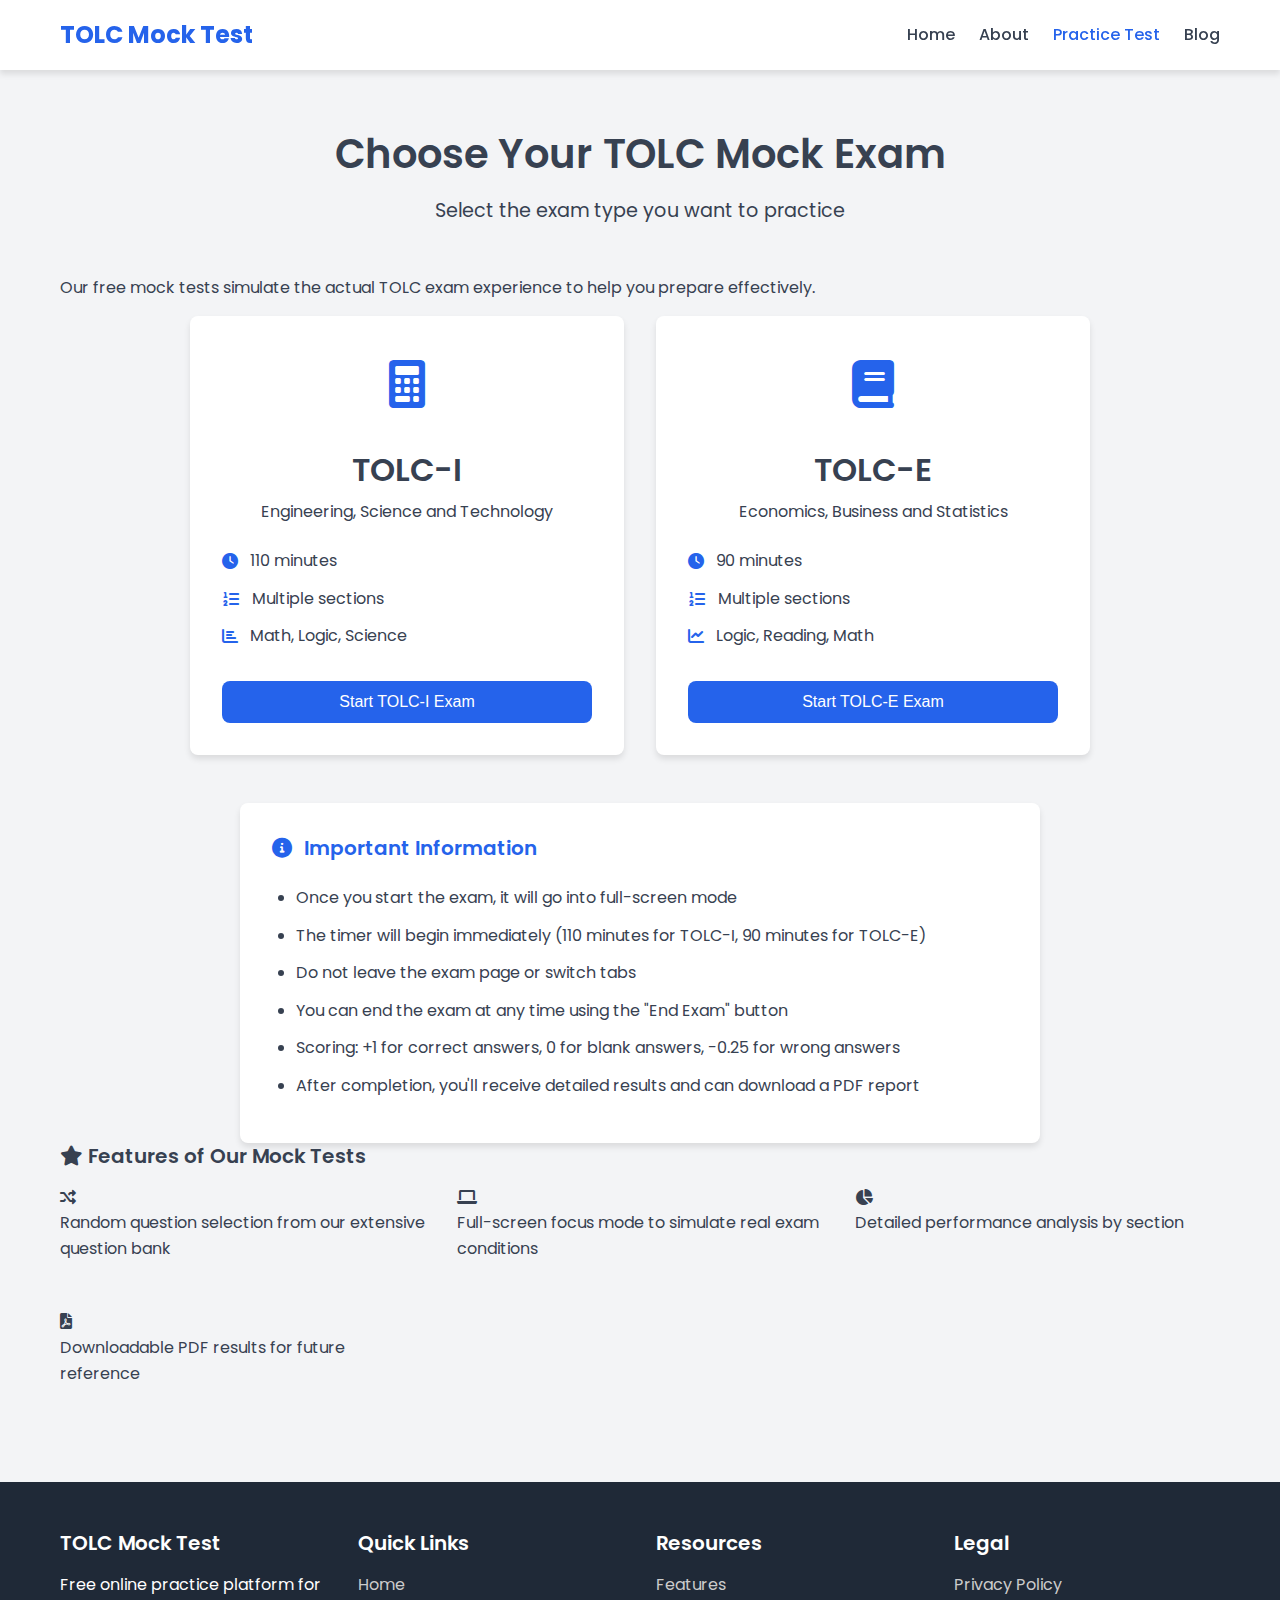
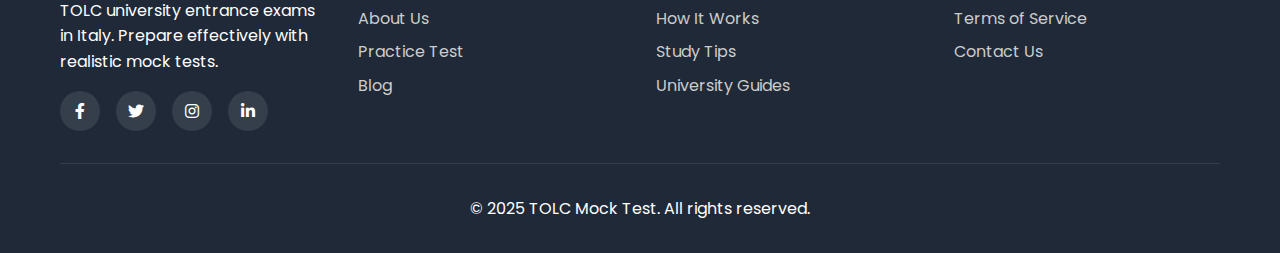
<file: exam.html>
<!DOCTYPE html>
<html lang="en">
<head>
    <meta charset="UTF-8">
    <meta name="viewport" content="width=device-width, initial-scale=1.0">
    <title>TOLC Mock Test - Exam Setup</title>
    <link rel="stylesheet" href="styles.css">
    <link rel="stylesheet" href="exam-styles.css">
    <link rel="stylesheet" href="https://cdnjs.cloudflare.com/ajax/libs/font-awesome/6.0.0/css/all.min.css">
    <link href="https://fonts.googleapis.com/css2?family=Poppins:wght@300;400;500;600;700&display=swap" rel="stylesheet">
</head>
<body class="exam-setup-page">
    <header>
        <div class="container">
            <div class="logo">TOLC Mock Test</div>
            <nav>
                <ul>
                    <li><a href="index.html">Home</a></li>
                    <li><a href="about.html">About</a></li>
                    <li><a href="exam.html" class="active">Practice Test</a></li>
                    <li><a href="blog.html">Blog</a></li>
                </ul>
            </nav>
            <div class="mobile-menu-btn">
                <span></span>
                <span></span>
                <span></span>
            </div>
        </div>
    </header>

    <section class="exam-setup">
        <div class="container">
            <h1>Choose Your TOLC Mock Exam</h1>
            <p class="subtitle">Select the exam type you want to practice</p>
            <p class="exam-intro">Our free mock tests simulate the actual TOLC exam experience to help you prepare effectively.</p>
            
            <div class="exam-types">
                <div class="exam-card" data-exam-type="TOLC-I">
                    <div class="exam-icon">
                        <i class="fas fa-calculator"></i>
                    </div>
                    <h2>TOLC-I</h2>
                    <p>Engineering, Science and Technology</p>
                    <ul>
                        <li><i class="fas fa-clock"></i> 110 minutes</li>
                        <li><i class="fas fa-list-ol"></i> Multiple sections</li>
                        <li><i class="fas fa-chart-bar"></i> Math, Logic, Science</li>
                    </ul>
                    <button class="btn btn-primary start-exam-btn" data-exam-type="TOLC-I">Start TOLC-I Exam</button>
                </div>
                
                <div class="exam-card" data-exam-type="TOLC-E">
                    <div class="exam-icon">
                        <i class="fas fa-book"></i>
                    </div>
                    <h2>TOLC-E</h2>
                    <p>Economics, Business and Statistics</p>
                    <ul>
                        <li><i class="fas fa-clock"></i> 90 minutes</li>
                        <li><i class="fas fa-list-ol"></i> Multiple sections</li>
                        <li><i class="fas fa-chart-line"></i> Logic, Reading, Math</li>
                    </ul>
                    <button class="btn btn-primary start-exam-btn" data-exam-type="TOLC-E">Start TOLC-E Exam</button>
                </div>
            </div>
            
            <div class="exam-instructions">
                <h3><i class="fas fa-info-circle"></i> Important Information</h3>
                <ul>
                    <li>Once you start the exam, it will go into full-screen mode</li>
                    <li>The timer will begin immediately (110 minutes for TOLC-I, 90 minutes for TOLC-E)</li>
                    <li>Do not leave the exam page or switch tabs</li>
                    <li>You can end the exam at any time using the "End Exam" button</li>
                    <li>Scoring: +1 for correct answers, 0 for blank answers, -0.25 for wrong answers</li>
                    <li>After completion, you'll receive detailed results and can download a PDF report</li>
                </ul>
            </div>
            
            <div class="exam-features">
                <h3><i class="fas fa-star"></i> Features of Our Mock Tests</h3>
                <div class="features-grid">
                    <div class="feature-item">
                        <i class="fas fa-random"></i>
                        <p>Random question selection from our extensive question bank</p>
                    </div>
                    <div class="feature-item">
                        <i class="fas fa-laptop"></i>
                        <p>Full-screen focus mode to simulate real exam conditions</p>
                    </div>
                    <div class="feature-item">
                        <i class="fas fa-chart-pie"></i>
                        <p>Detailed performance analysis by section</p>
                    </div>
                    <div class="feature-item">
                        <i class="fas fa-file-pdf"></i>
                        <p>Downloadable PDF results for future reference</p>
                    </div>
                </div>
            </div>
        </div>
    </section>

    <footer>
        <div class="container">
            <div class="footer-content">
                <div class="footer-about">
                    <h3>TOLC Mock Test</h3>
                    <p>Free online practice platform for TOLC university entrance exams in Italy. Prepare effectively with realistic mock tests.</p>
                    <div class="social-icons">
                        <a href="#" aria-label="Facebook"><i class="fab fa-facebook-f"></i></a>
                        <a href="#" aria-label="Twitter"><i class="fab fa-twitter"></i></a>
                        <a href="#" aria-label="Instagram"><i class="fab fa-instagram"></i></a>
                        <a href="#" aria-label="LinkedIn"><i class="fab fa-linkedin-in"></i></a>
                    </div>
                </div>
                
                <div class="footer-links">
                    <h3>Quick Links</h3>
                    <ul>
                        <li><a href="index.html">Home</a></li>
                        <li><a href="about.html">About Us</a></li>
                        <li><a href="exam.html">Practice Test</a></li>
                        <li><a href="blog.html">Blog</a></li>
                    </ul>
                </div>
                
                <div class="footer-links">
                    <h3>Resources</h3>
                    <ul>
                        <li><a href="index.html#features">Features</a></li>
                        <li><a href="index.html#how-it-works">How It Works</a></li>
                        <li><a href="blog.html">Study Tips</a></li>
                        <li><a href="blog.html">University Guides</a></li>
                    </ul>
                </div>
                
                <div class="footer-links">
                    <h3>Legal</h3>
                    <ul>
                        <li><a href="privacy-policy.html">Privacy Policy</a></li>
                        <li><a href="terms-of-service.html">Terms of Service</a></li>
                        <li><a href="about.html#contact">Contact Us</a></li>
                    </ul>
                </div>
            </div>
            
            <div class="footer-bottom">
                <p>&copy; 2025 TOLC Mock Test. All rights reserved.</p>
            </div>
        </div>
    </footer>

    <script src="script.js"></script>
    <script src="exam-setup.js"></script>
</body>
</html>
</file>
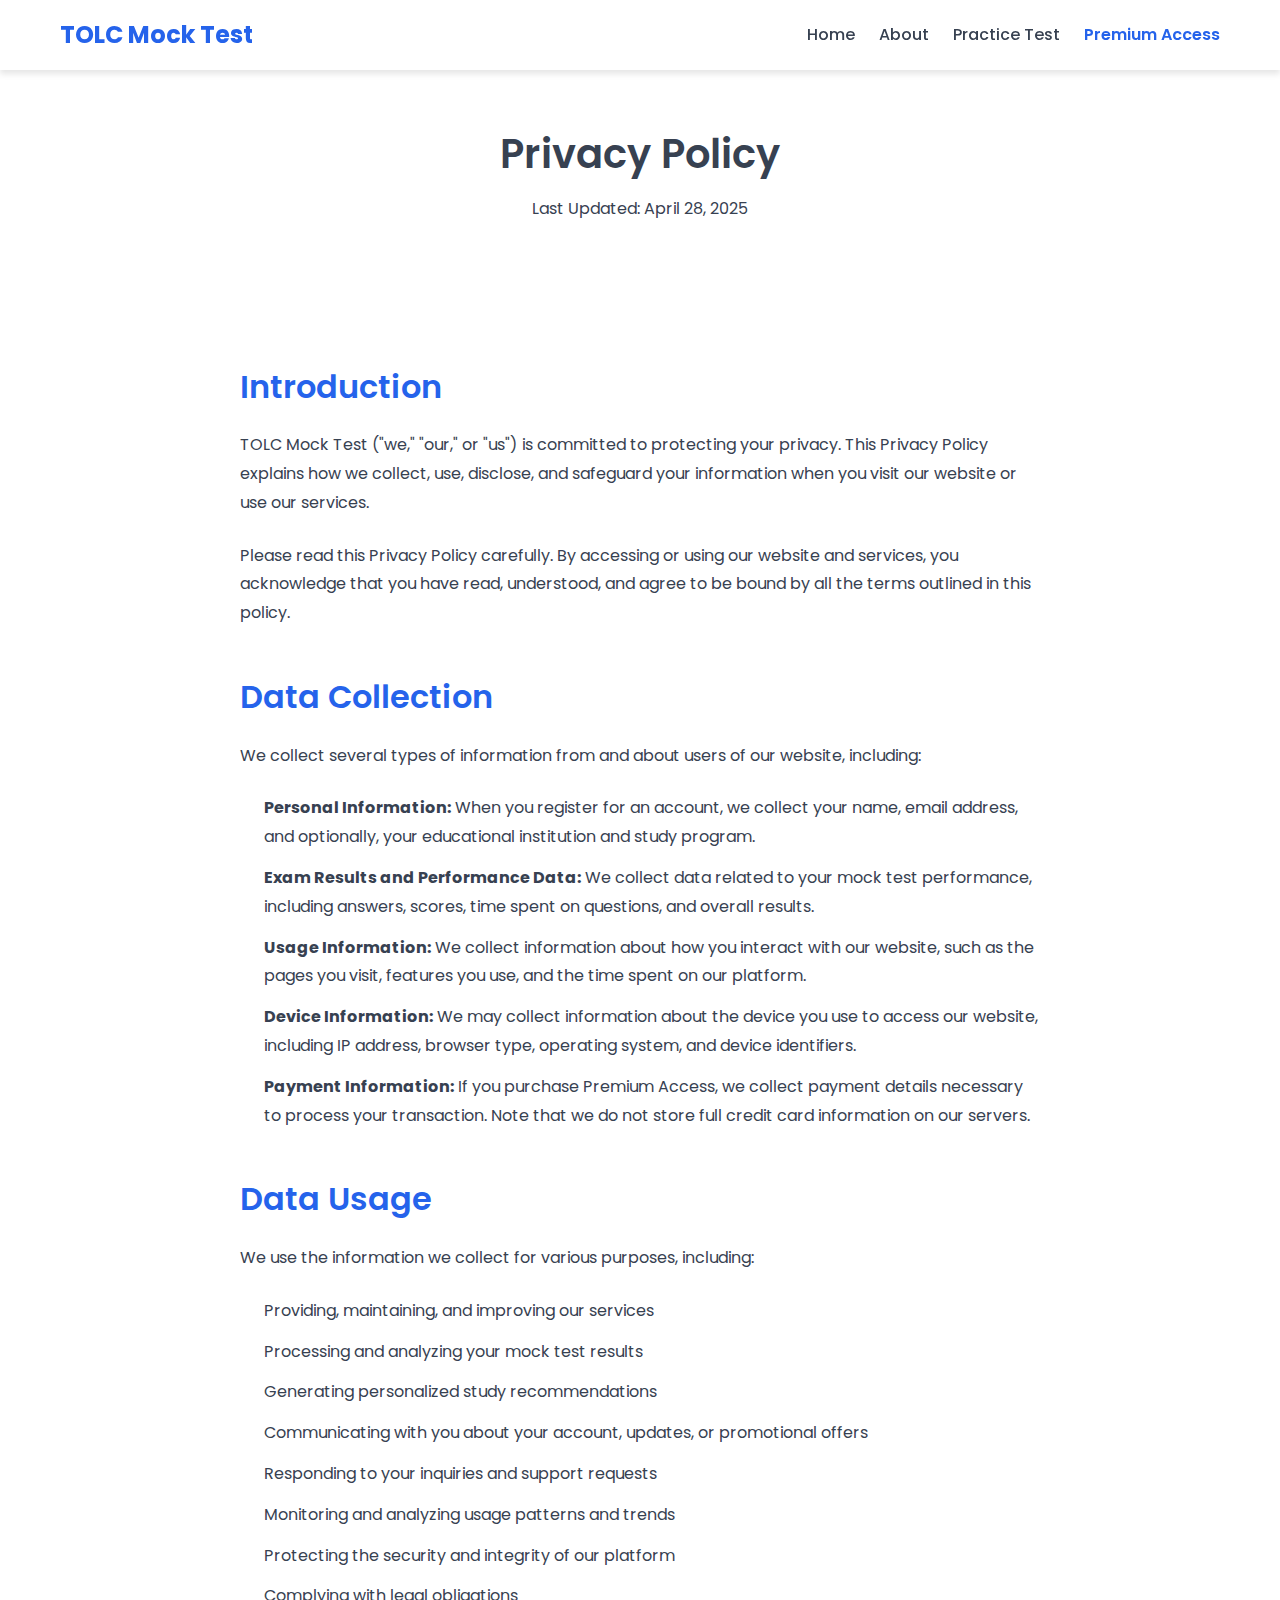
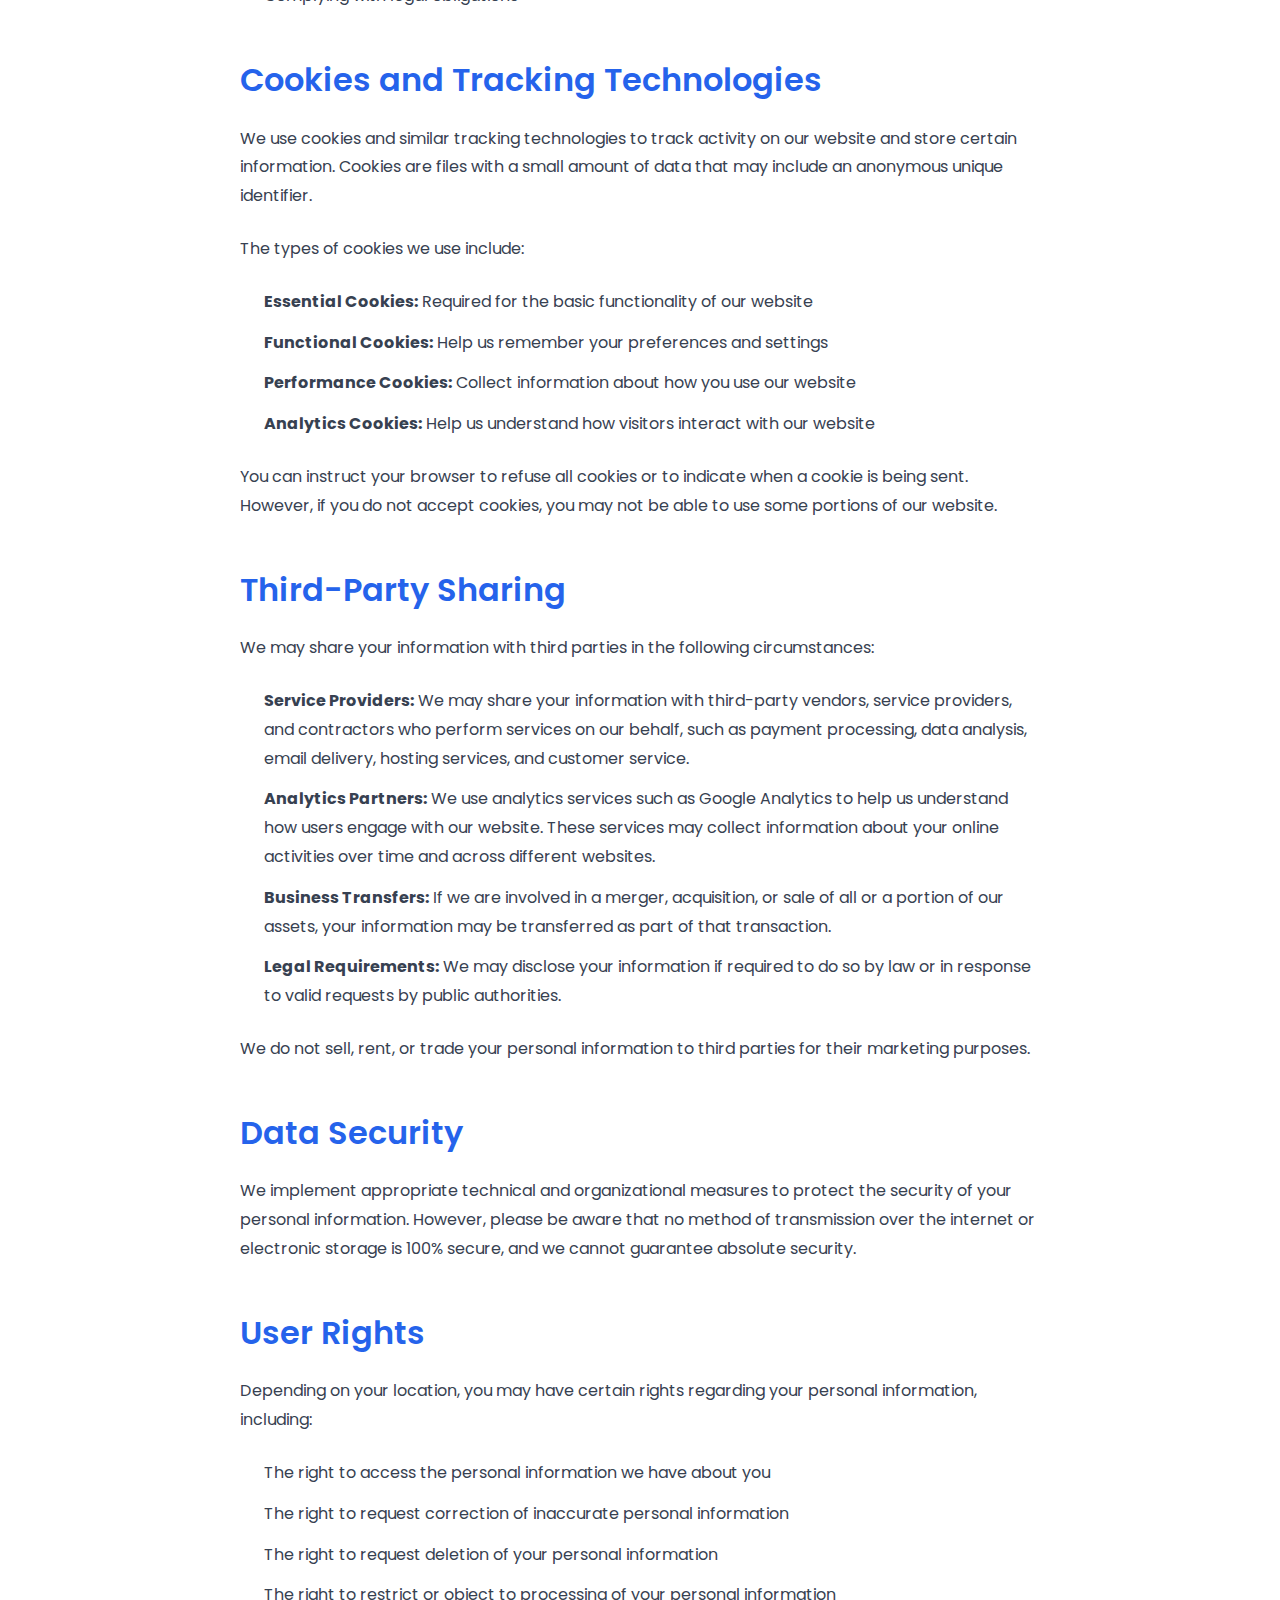
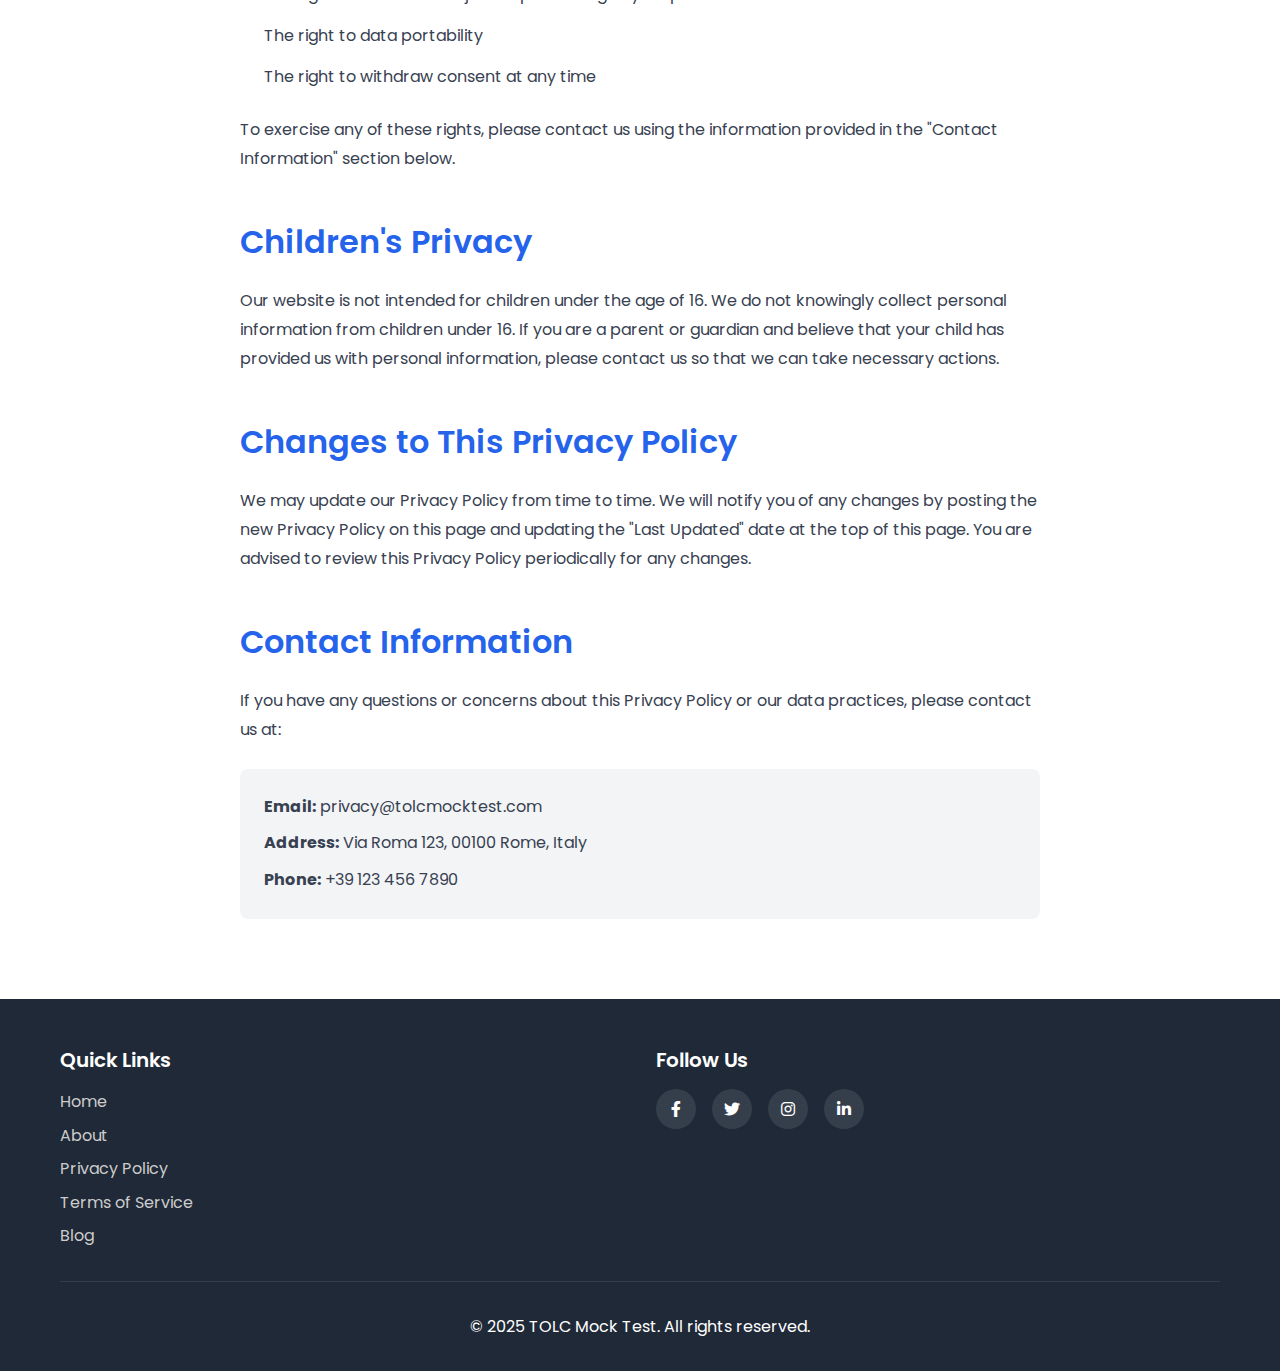
<file: privacy-policy.html>
<!DOCTYPE html>
<html lang="en">
<head>
    <meta charset="UTF-8">
    <meta name="viewport" content="width=device-width, initial-scale=1.0">
    <title>Privacy Policy - TOLC Mock Test</title>
    <link rel="stylesheet" href="styles.css">
    <link rel="stylesheet" href="https://cdnjs.cloudflare.com/ajax/libs/font-awesome/6.0.0/css/all.min.css">
    <link href="https://fonts.googleapis.com/css2?family=Poppins:wght@300;400;500;600;700&display=swap" rel="stylesheet">
</head>
<body>
    <!-- Navigation Bar -->
    <header>
        <div class="container">
            <div class="logo">TOLC Mock Test</div>
            <nav>
                <ul>
                    <li><a href="index.html">Home</a></li>
                    <li><a href="about.html">About</a></li>
                    <li><a href="exam.html">Practice Test</a></li>
                    <li><a href="#" class="premium-link">Premium Access</a></li>
                </ul>
            </nav>
            <div class="mobile-menu-btn">
                <span></span>
                <span></span>
                <span></span>
            </div>
        </div>
    </header>

    <!-- Privacy Policy Hero Section -->
    <section class="policy-hero">
        <div class="container">
            <h1>Privacy Policy</h1>
            <p class="subtitle">Last Updated: April 28, 2025</p>
        </div>
    </section>

    <!-- Privacy Policy Content -->
    <section class="policy-content">
        <div class="container">
            <div class="policy-section">
                <h2>Introduction</h2>
                <p>TOLC Mock Test ("we," "our," or "us") is committed to protecting your privacy. This Privacy Policy explains how we collect, use, disclose, and safeguard your information when you visit our website or use our services.</p>
                <p>Please read this Privacy Policy carefully. By accessing or using our website and services, you acknowledge that you have read, understood, and agree to be bound by all the terms outlined in this policy.</p>
            </div>

            <div class="policy-section">
                <h2>Data Collection</h2>
                <p>We collect several types of information from and about users of our website, including:</p>
                <ul>
                    <li><strong>Personal Information:</strong> When you register for an account, we collect your name, email address, and optionally, your educational institution and study program.</li>
                    <li><strong>Exam Results and Performance Data:</strong> We collect data related to your mock test performance, including answers, scores, time spent on questions, and overall results.</li>
                    <li><strong>Usage Information:</strong> We collect information about how you interact with our website, such as the pages you visit, features you use, and the time spent on our platform.</li>
                    <li><strong>Device Information:</strong> We may collect information about the device you use to access our website, including IP address, browser type, operating system, and device identifiers.</li>
                    <li><strong>Payment Information:</strong> If you purchase Premium Access, we collect payment details necessary to process your transaction. Note that we do not store full credit card information on our servers.</li>
                </ul>
            </div>

            <div class="policy-section">
                <h2>Data Usage</h2>
                <p>We use the information we collect for various purposes, including:</p>
                <ul>
                    <li>Providing, maintaining, and improving our services</li>
                    <li>Processing and analyzing your mock test results</li>
                    <li>Generating personalized study recommendations</li>
                    <li>Communicating with you about your account, updates, or promotional offers</li>
                    <li>Responding to your inquiries and support requests</li>
                    <li>Monitoring and analyzing usage patterns and trends</li>
                    <li>Protecting the security and integrity of our platform</li>
                    <li>Complying with legal obligations</li>
                </ul>
            </div>

            <div class="policy-section">
                <h2>Cookies and Tracking Technologies</h2>
                <p>We use cookies and similar tracking technologies to track activity on our website and store certain information. Cookies are files with a small amount of data that may include an anonymous unique identifier.</p>
                <p>The types of cookies we use include:</p>
                <ul>
                    <li><strong>Essential Cookies:</strong> Required for the basic functionality of our website</li>
                    <li><strong>Functional Cookies:</strong> Help us remember your preferences and settings</li>
                    <li><strong>Performance Cookies:</strong> Collect information about how you use our website</li>
                    <li><strong>Analytics Cookies:</strong> Help us understand how visitors interact with our website</li>
                </ul>
                <p>You can instruct your browser to refuse all cookies or to indicate when a cookie is being sent. However, if you do not accept cookies, you may not be able to use some portions of our website.</p>
            </div>

            <div class="policy-section">
                <h2>Third-Party Sharing</h2>
                <p>We may share your information with third parties in the following circumstances:</p>
                <ul>
                    <li><strong>Service Providers:</strong> We may share your information with third-party vendors, service providers, and contractors who perform services on our behalf, such as payment processing, data analysis, email delivery, hosting services, and customer service.</li>
                    <li><strong>Analytics Partners:</strong> We use analytics services such as Google Analytics to help us understand how users engage with our website. These services may collect information about your online activities over time and across different websites.</li>
                    <li><strong>Business Transfers:</strong> If we are involved in a merger, acquisition, or sale of all or a portion of our assets, your information may be transferred as part of that transaction.</li>
                    <li><strong>Legal Requirements:</strong> We may disclose your information if required to do so by law or in response to valid requests by public authorities.</li>
                </ul>
                <p>We do not sell, rent, or trade your personal information to third parties for their marketing purposes.</p>
            </div>

            <div class="policy-section">
                <h2>Data Security</h2>
                <p>We implement appropriate technical and organizational measures to protect the security of your personal information. However, please be aware that no method of transmission over the internet or electronic storage is 100% secure, and we cannot guarantee absolute security.</p>
            </div>

            <div class="policy-section">
                <h2>User Rights</h2>
                <p>Depending on your location, you may have certain rights regarding your personal information, including:</p>
                <ul>
                    <li>The right to access the personal information we have about you</li>
                    <li>The right to request correction of inaccurate personal information</li>
                    <li>The right to request deletion of your personal information</li>
                    <li>The right to restrict or object to processing of your personal information</li>
                    <li>The right to data portability</li>
                    <li>The right to withdraw consent at any time</li>
                </ul>
                <p>To exercise any of these rights, please contact us using the information provided in the "Contact Information" section below.</p>
            </div>

            <div class="policy-section">
                <h2>Children's Privacy</h2>
                <p>Our website is not intended for children under the age of 16. We do not knowingly collect personal information from children under 16. If you are a parent or guardian and believe that your child has provided us with personal information, please contact us so that we can take necessary actions.</p>
            </div>

            <div class="policy-section">
                <h2>Changes to This Privacy Policy</h2>
                <p>We may update our Privacy Policy from time to time. We will notify you of any changes by posting the new Privacy Policy on this page and updating the "Last Updated" date at the top of this page. You are advised to review this Privacy Policy periodically for any changes.</p>
            </div>

            <div class="policy-section">
                <h2>Contact Information</h2>
                <p>If you have any questions or concerns about this Privacy Policy or our data practices, please contact us at:</p>
                <div class="contact-details">
                    <p><strong>Email:</strong> privacy@tolcmocktest.com</p>
                    <p><strong>Address:</strong> Via Roma 123, 00100 Rome, Italy</p>
                    <p><strong>Phone:</strong> +39 123 456 7890</p>
                </div>
            </div>
        </div>
    </section>

    <!-- Footer -->
    <footer>
        <div class="container">
            <div class="footer-content">
                <div class="footer-links">
                    <h3>Quick Links</h3>
                    <ul>
                        <li><a href="index.html">Home</a></li>
                        <li><a href="about.html">About</a></li>
                        <li><a href="privacy-policy.html">Privacy Policy</a></li>
                        <li><a href="terms-of-service.html">Terms of Service</a></li>
                        <li><a href="blog.html">Blog</a></li>
                    </ul>
                </div>
                <div class="footer-social">
                    <h3>Follow Us</h3>
                    <div class="social-icons">
                        <a href="#"><i class="fab fa-facebook-f"></i></a>
                        <a href="#"><i class="fab fa-twitter"></i></a>
                        <a href="#"><i class="fab fa-instagram"></i></a>
                        <a href="#"><i class="fab fa-linkedin-in"></i></a>
                    </div>
                </div>
            </div>
            <div class="footer-bottom">
                <p>&copy; 2025 TOLC Mock Test. All rights reserved.</p>
            </div>
        </div>
    </footer>

    <script src="script.js"></script>
</body>
</html>
</file>
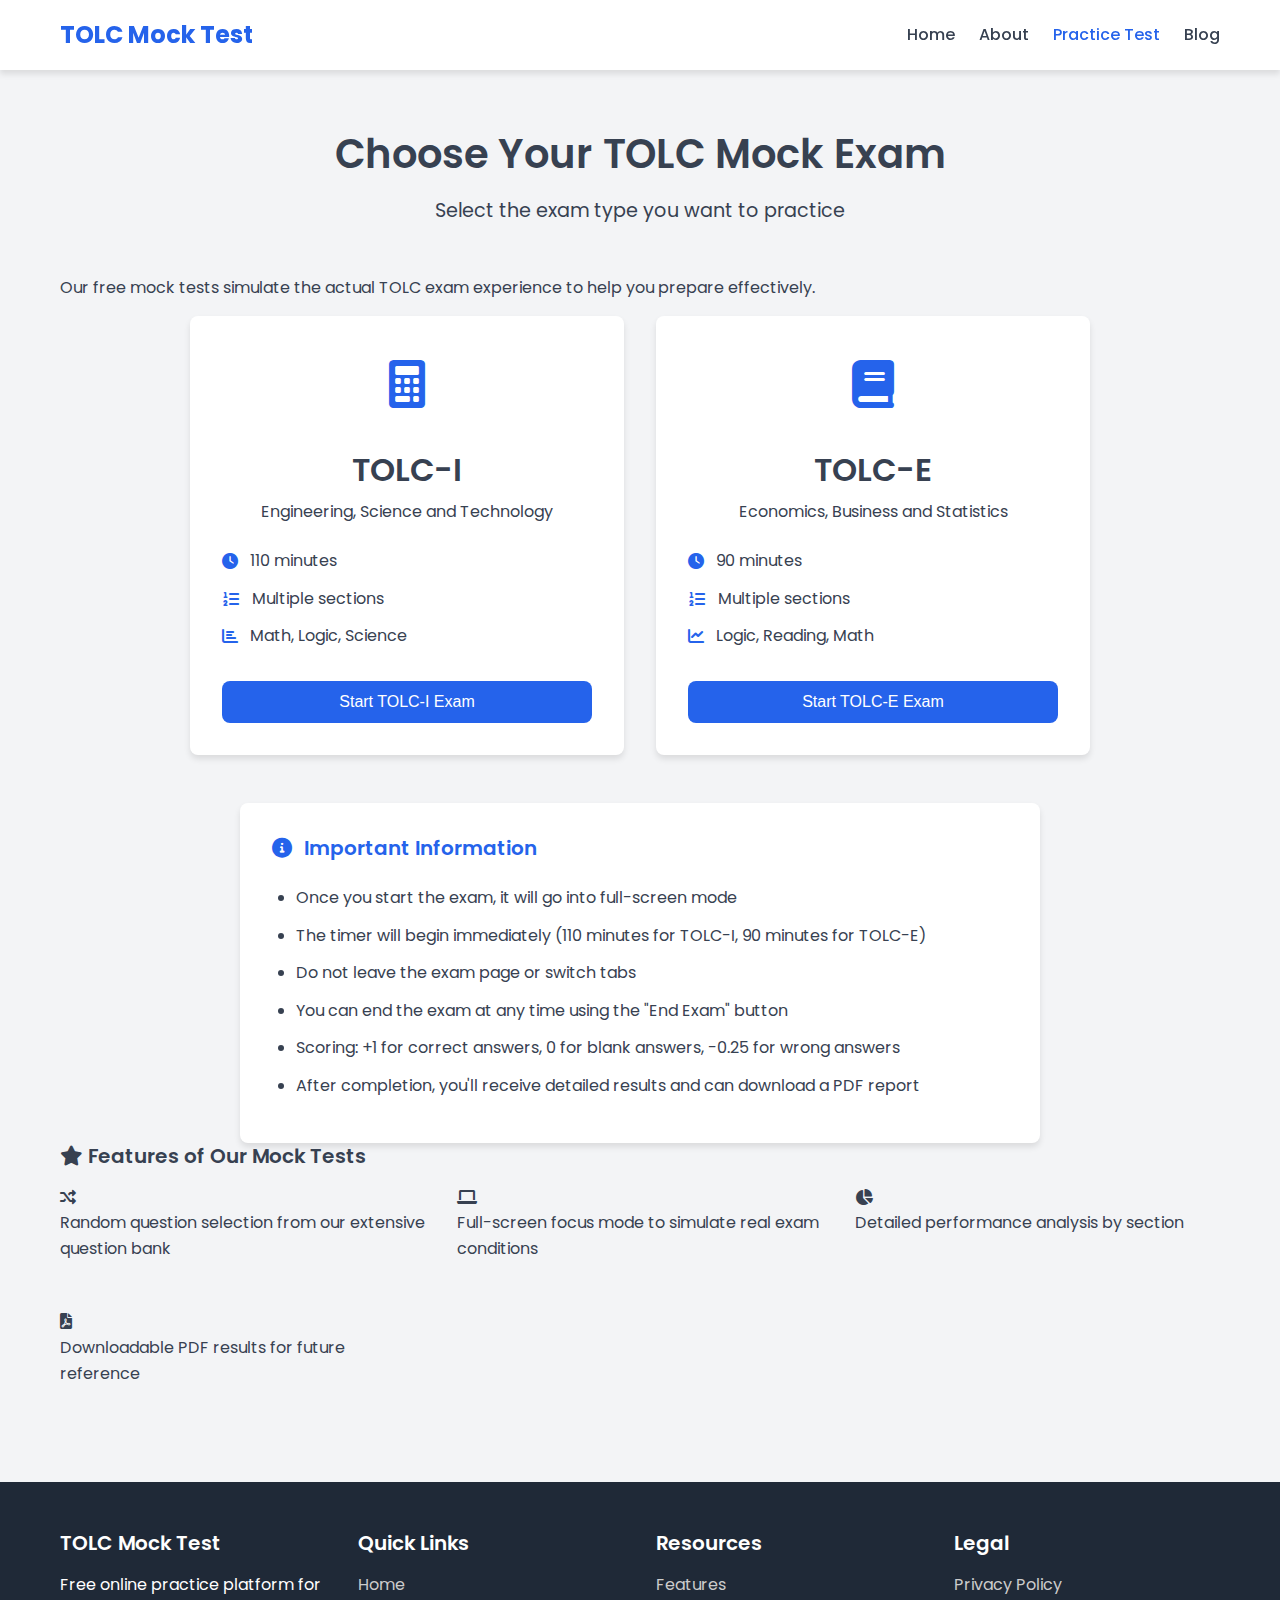
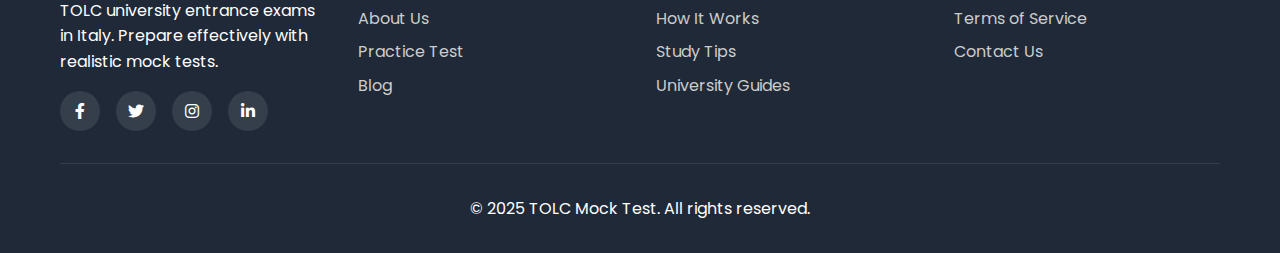
<file: results.html>
<!DOCTYPE html>
<html lang="en">
<head>
    <meta charset="UTF-8">
    <meta name="viewport" content="width=device-width, initial-scale=1.0">
    <title>TOLC Mock Test - Exam Results</title>
    <link rel="stylesheet" href="styles.css">
    <link rel="stylesheet" href="exam-styles.css">
    <link rel="stylesheet" href="https://cdnjs.cloudflare.com/ajax/libs/font-awesome/6.0.0/css/all.min.css">
    <link href="https://fonts.googleapis.com/css2?family=Poppins:wght@300;400;500;600;700&display=swap" rel="stylesheet">
</head>
<body class="results-page">
    <header>
        <div class="container">
            <div class="logo">TOLC Mock Test</div>
            <nav>
                <ul>
                    <li><a href="index.html">Home</a></li>
                    <li><a href="#">About</a></li>
                    <li><a href="#" class="active">Practice Test</a></li>
                    <li><a href="#" class="premium-link">Premium Access</a></li>
                </ul>
            </nav>
            <div class="mobile-menu-btn">
                <span></span>
                <span></span>
                <span></span>
            </div>
        </div>
    </header>

    <section class="results-section">
        <div class="container">
            <h1>Your TOLC Mock Test Results</h1>
            
            <div class="results-summary">
                <div class="results-card">
                    <h2 id="exam-type-result">TOLC Exam</h2>
                    <div class="score-container">
                        <div class="score-circle">
                            <span id="total-score">0</span>
                            <span class="score-label">points</span>
                        </div>
                    </div>
                    <div class="score-details">
                        <p>Total Questions: <span id="total-questions-result">0</span></p>
                        <p>Correct Answers: <span id="correct-answers">0</span></p>
                        <p>Wrong Answers: <span id="wrong-answers">0</span></p>
                        <p>Blank Answers: <span id="blank-answers">0</span></p>
                        <p>Time Taken: <span id="time-taken">00:00:00</span></p>
                    </div>
                </div>
                
                <div class="section-scores" id="section-scores">
                    <!-- Section scores will be dynamically added here -->
                </div>
            </div>
            
            <div class="results-actions">
                <button id="download-pdf" class="btn btn-secondary"><i class="fas fa-download"></i> Download Results as PDF</button>
                <a href="exam.html" class="btn btn-primary"><i class="fas fa-redo"></i> Take Another Test</a>
            </div>
            
            <div class="detailed-results">
                <h2>Detailed Question Analysis</h2>
                <div id="questions-review">
                    <!-- Detailed question results will be dynamically added here -->
                </div>
            </div>
            
            <div class="results-cta">
                <div class="infobox-content">
                    <h2>Want to Improve Your Score?</h2>
                    <p>Get access to more practice tests and detailed analytics with our Premium Access.</p>
                    <a href="/premium" class="btn btn-primary">Get Premium Access</a>
                </div>
            </div>
        </div>
    </section>

    <footer>
        <div class="container">
            <div class="footer-content">
                <div class="footer-links">
                    <h3>Quick Links</h3>
                    <ul>
                        <li><a href="index.html">Home</a></li>
                        <li><a href="#">Contact</a></li>
                        <li><a href="#">Privacy Policy</a></li>
                    </ul>
                </div>
                <div class="footer-social">
                    <h3>Follow Us</h3>
                    <div class="social-icons">
                        <a href="#"><i class="fab fa-facebook-f"></i></a>
                        <a href="#"><i class="fab fa-twitter"></i></a>
                        <a href="#"><i class="fab fa-instagram"></i></a>
                        <a href="#"><i class="fab fa-linkedin-in"></i></a>
                    </div>
                </div>
            </div>
            <div class="footer-bottom">
                <p>&copy; 2025 TOLC Mock Test. All rights reserved.</p>
            </div>
        </div>
    </footer>

    <script src="script.js"></script>
    <script src="results.js"></script>
</body>
</html>
</file>
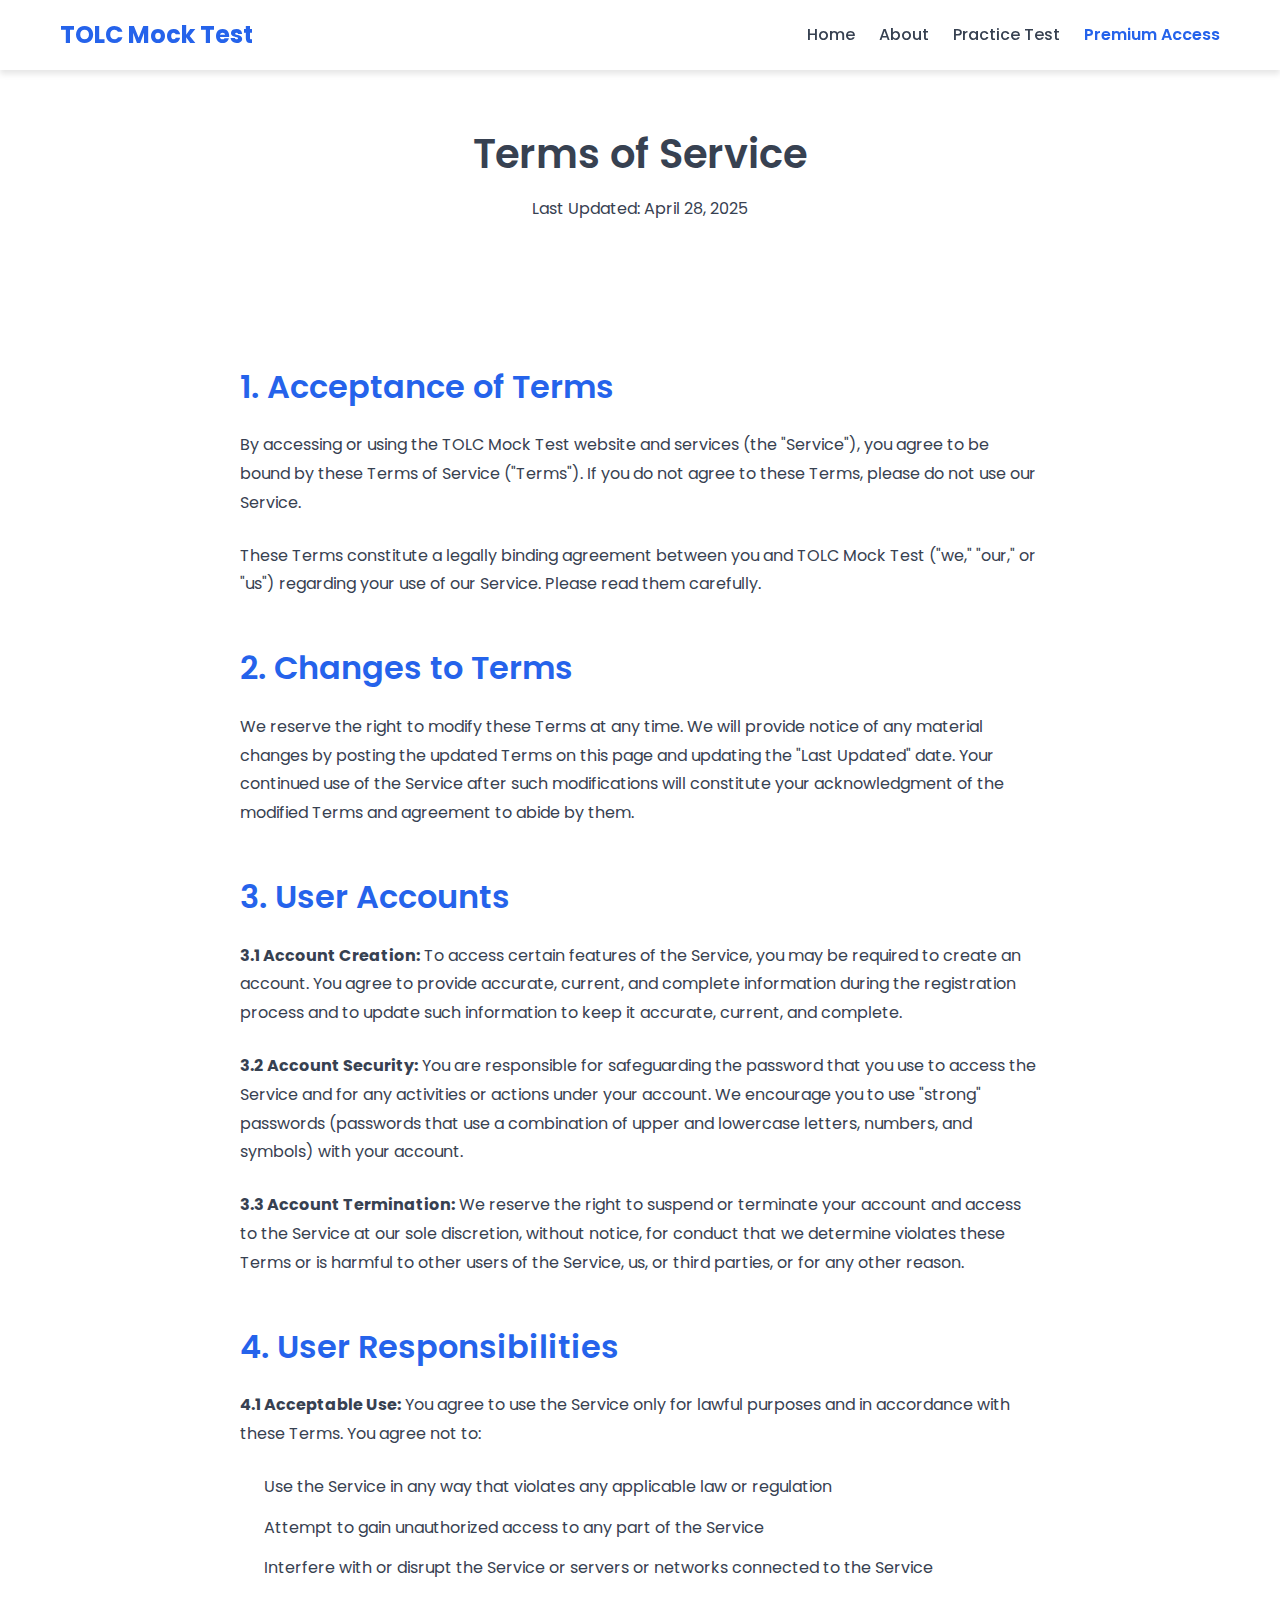
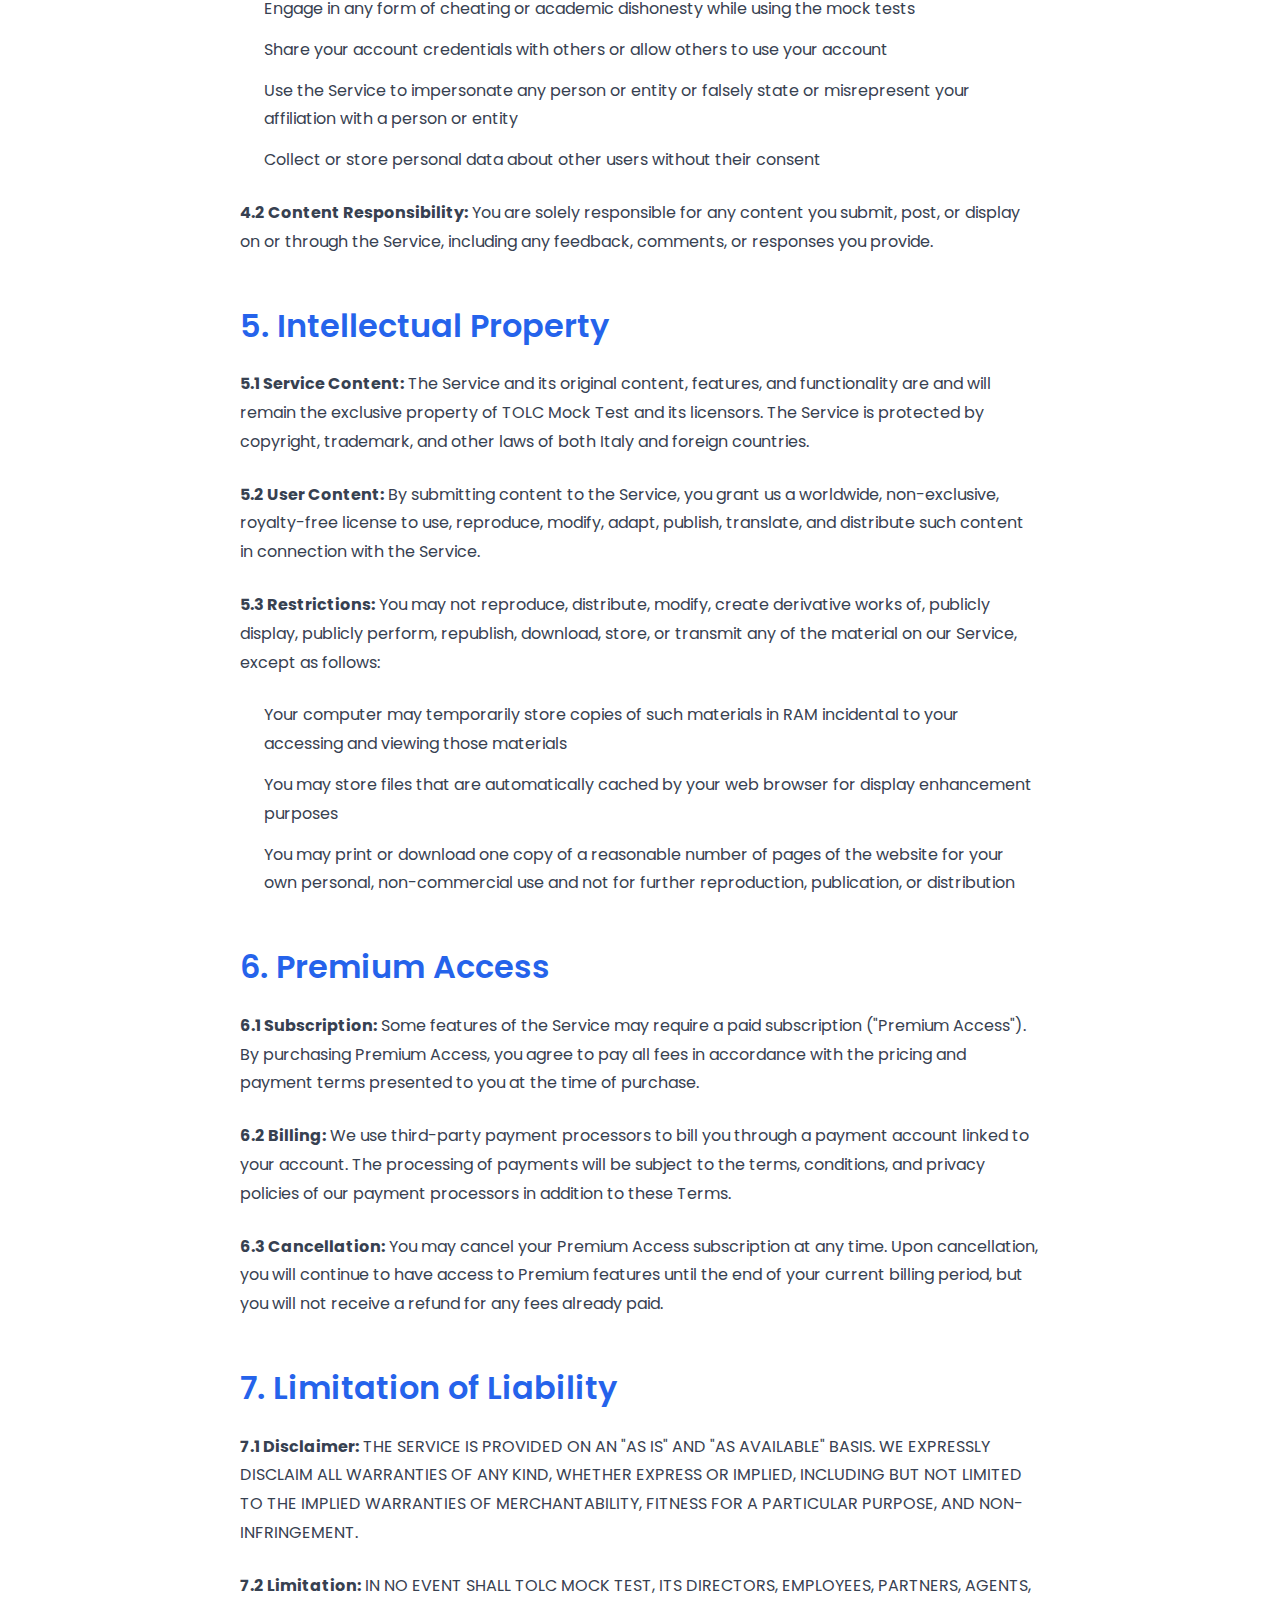
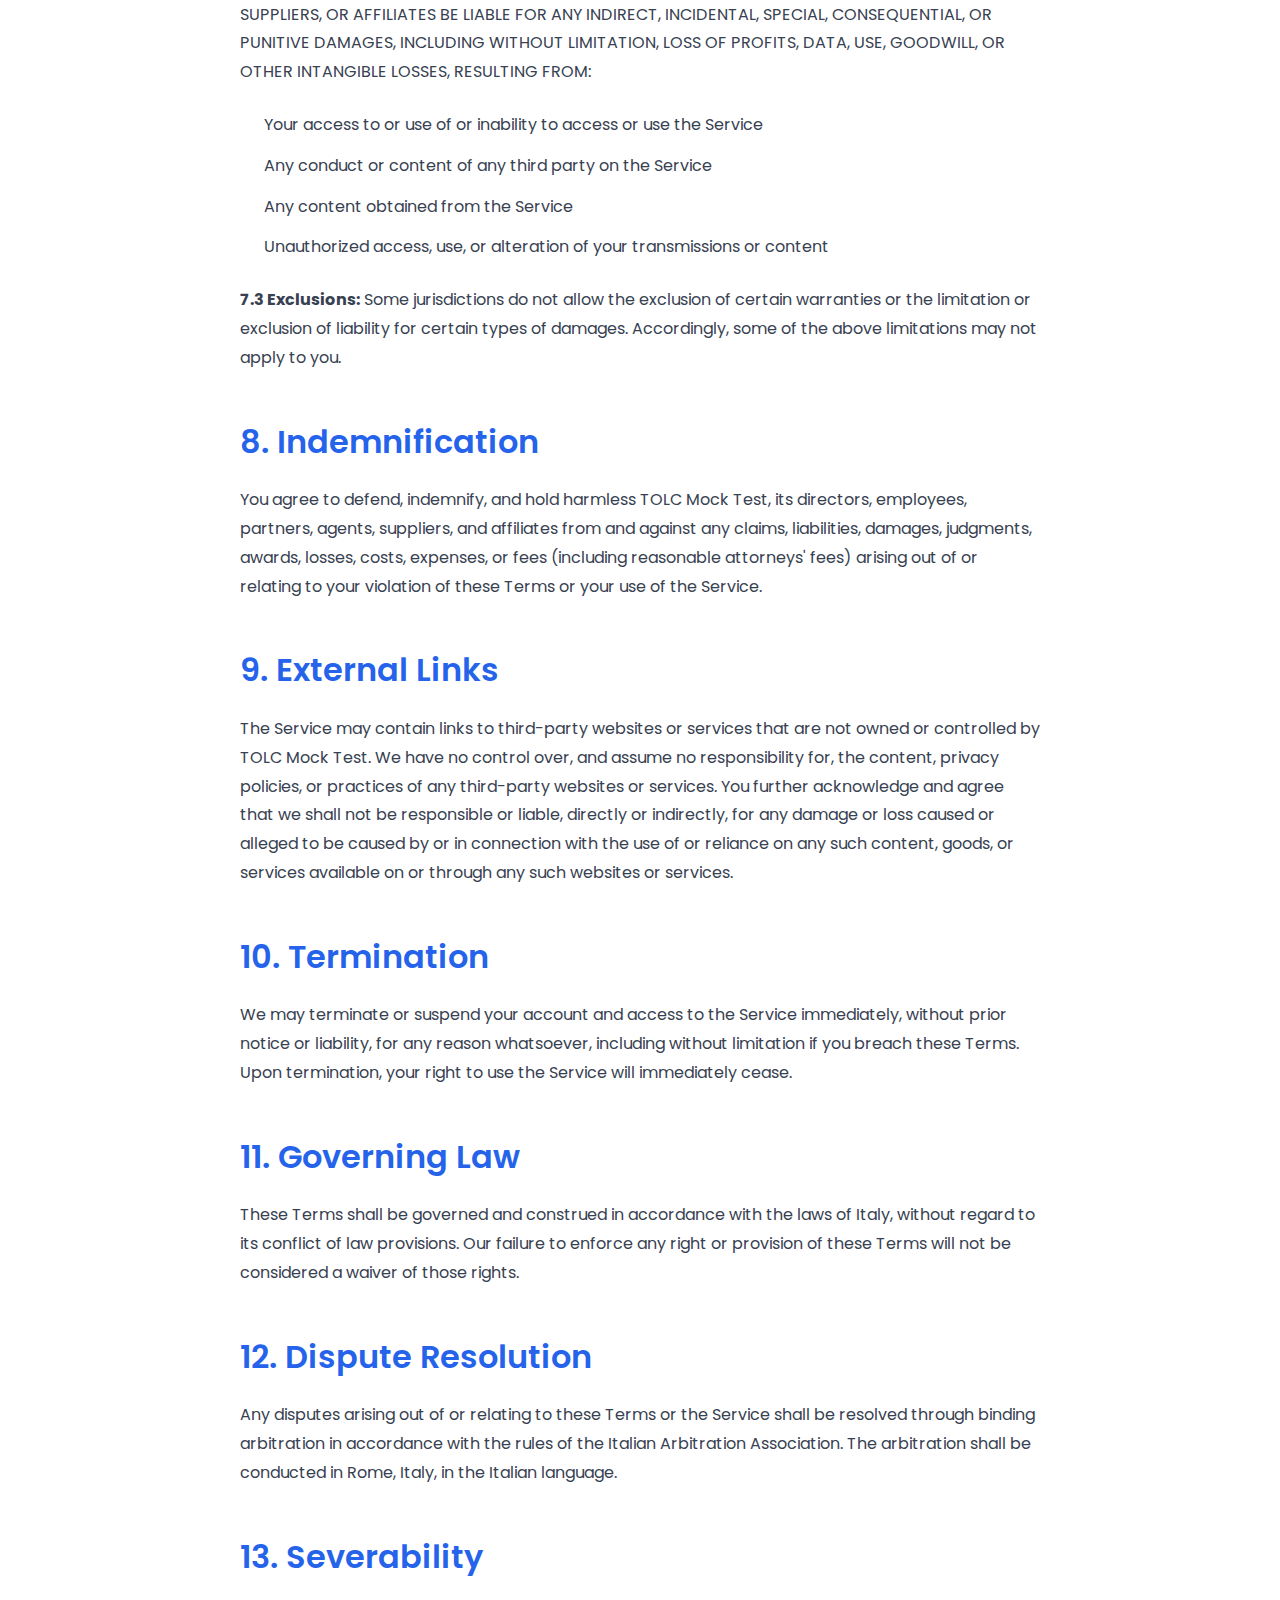
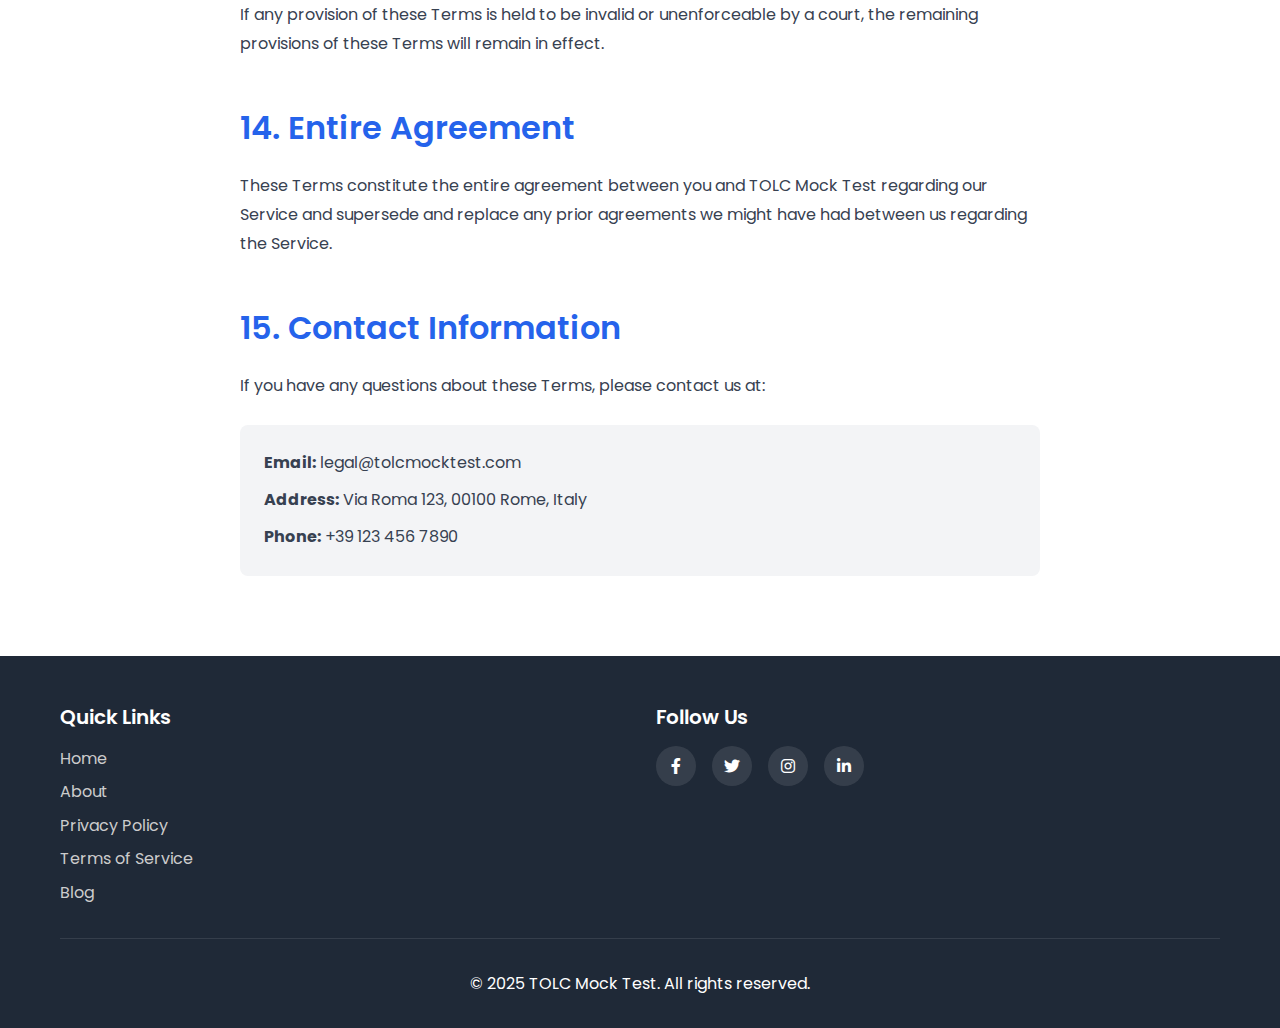
<file: terms-of-service.html>
<!DOCTYPE html>
<html lang="en">
<head>
    <meta charset="UTF-8">
    <meta name="viewport" content="width=device-width, initial-scale=1.0">
    <title>Terms of Service - TOLC Mock Test</title>
    <link rel="stylesheet" href="styles.css">
    <link rel="stylesheet" href="https://cdnjs.cloudflare.com/ajax/libs/font-awesome/6.0.0/css/all.min.css">
    <link href="https://fonts.googleapis.com/css2?family=Poppins:wght@300;400;500;600;700&display=swap" rel="stylesheet">
</head>
<body>
    <!-- Navigation Bar -->
    <header>
        <div class="container">
            <div class="logo">TOLC Mock Test</div>
            <nav>
                <ul>
                    <li><a href="index.html">Home</a></li>
                    <li><a href="about.html">About</a></li>
                    <li><a href="exam.html">Practice Test</a></li>
                    <li><a href="#" class="premium-link">Premium Access</a></li>
                </ul>
            </nav>
            <div class="mobile-menu-btn">
                <span></span>
                <span></span>
                <span></span>
            </div>
        </div>
    </header>

    <!-- Terms of Service Hero Section -->
    <section class="policy-hero">
        <div class="container">
            <h1>Terms of Service</h1>
            <p class="subtitle">Last Updated: April 28, 2025</p>
        </div>
    </section>

    <!-- Terms of Service Content -->
    <section class="policy-content">
        <div class="container">
            <div class="policy-section">
                <h2>1. Acceptance of Terms</h2>
                <p>By accessing or using the TOLC Mock Test website and services (the "Service"), you agree to be bound by these Terms of Service ("Terms"). If you do not agree to these Terms, please do not use our Service.</p>
                <p>These Terms constitute a legally binding agreement between you and TOLC Mock Test ("we," "our," or "us") regarding your use of our Service. Please read them carefully.</p>
            </div>

            <div class="policy-section">
                <h2>2. Changes to Terms</h2>
                <p>We reserve the right to modify these Terms at any time. We will provide notice of any material changes by posting the updated Terms on this page and updating the "Last Updated" date. Your continued use of the Service after such modifications will constitute your acknowledgment of the modified Terms and agreement to abide by them.</p>
            </div>

            <div class="policy-section">
                <h2>3. User Accounts</h2>
                <p><strong>3.1 Account Creation:</strong> To access certain features of the Service, you may be required to create an account. You agree to provide accurate, current, and complete information during the registration process and to update such information to keep it accurate, current, and complete.</p>
                <p><strong>3.2 Account Security:</strong> You are responsible for safeguarding the password that you use to access the Service and for any activities or actions under your account. We encourage you to use "strong" passwords (passwords that use a combination of upper and lowercase letters, numbers, and symbols) with your account.</p>
                <p><strong>3.3 Account Termination:</strong> We reserve the right to suspend or terminate your account and access to the Service at our sole discretion, without notice, for conduct that we determine violates these Terms or is harmful to other users of the Service, us, or third parties, or for any other reason.</p>
            </div>

            <div class="policy-section">
                <h2>4. User Responsibilities</h2>
                <p><strong>4.1 Acceptable Use:</strong> You agree to use the Service only for lawful purposes and in accordance with these Terms. You agree not to:</p>
                <ul>
                    <li>Use the Service in any way that violates any applicable law or regulation</li>
                    <li>Attempt to gain unauthorized access to any part of the Service</li>
                    <li>Interfere with or disrupt the Service or servers or networks connected to the Service</li>
                    <li>Engage in any form of cheating or academic dishonesty while using the mock tests</li>
                    <li>Share your account credentials with others or allow others to use your account</li>
                    <li>Use the Service to impersonate any person or entity or falsely state or misrepresent your affiliation with a person or entity</li>
                    <li>Collect or store personal data about other users without their consent</li>
                </ul>
                <p><strong>4.2 Content Responsibility:</strong> You are solely responsible for any content you submit, post, or display on or through the Service, including any feedback, comments, or responses you provide.</p>
            </div>

            <div class="policy-section">
                <h2>5. Intellectual Property</h2>
                <p><strong>5.1 Service Content:</strong> The Service and its original content, features, and functionality are and will remain the exclusive property of TOLC Mock Test and its licensors. The Service is protected by copyright, trademark, and other laws of both Italy and foreign countries.</p>
                <p><strong>5.2 User Content:</strong> By submitting content to the Service, you grant us a worldwide, non-exclusive, royalty-free license to use, reproduce, modify, adapt, publish, translate, and distribute such content in connection with the Service.</p>
                <p><strong>5.3 Restrictions:</strong> You may not reproduce, distribute, modify, create derivative works of, publicly display, publicly perform, republish, download, store, or transmit any of the material on our Service, except as follows:</p>
                <ul>
                    <li>Your computer may temporarily store copies of such materials in RAM incidental to your accessing and viewing those materials</li>
                    <li>You may store files that are automatically cached by your web browser for display enhancement purposes</li>
                    <li>You may print or download one copy of a reasonable number of pages of the website for your own personal, non-commercial use and not for further reproduction, publication, or distribution</li>
                </ul>
            </div>

            <div class="policy-section">
                <h2>6. Premium Access</h2>
                <p><strong>6.1 Subscription:</strong> Some features of the Service may require a paid subscription ("Premium Access"). By purchasing Premium Access, you agree to pay all fees in accordance with the pricing and payment terms presented to you at the time of purchase.</p>
                <p><strong>6.2 Billing:</strong> We use third-party payment processors to bill you through a payment account linked to your account. The processing of payments will be subject to the terms, conditions, and privacy policies of our payment processors in addition to these Terms.</p>
                <p><strong>6.3 Cancellation:</strong> You may cancel your Premium Access subscription at any time. Upon cancellation, you will continue to have access to Premium features until the end of your current billing period, but you will not receive a refund for any fees already paid.</p>
            </div>

            <div class="policy-section">
                <h2>7. Limitation of Liability</h2>
                <p><strong>7.1 Disclaimer:</strong> THE SERVICE IS PROVIDED ON AN "AS IS" AND "AS AVAILABLE" BASIS. WE EXPRESSLY DISCLAIM ALL WARRANTIES OF ANY KIND, WHETHER EXPRESS OR IMPLIED, INCLUDING BUT NOT LIMITED TO THE IMPLIED WARRANTIES OF MERCHANTABILITY, FITNESS FOR A PARTICULAR PURPOSE, AND NON-INFRINGEMENT.</p>
                <p><strong>7.2 Limitation:</strong> IN NO EVENT SHALL TOLC MOCK TEST, ITS DIRECTORS, EMPLOYEES, PARTNERS, AGENTS, SUPPLIERS, OR AFFILIATES BE LIABLE FOR ANY INDIRECT, INCIDENTAL, SPECIAL, CONSEQUENTIAL, OR PUNITIVE DAMAGES, INCLUDING WITHOUT LIMITATION, LOSS OF PROFITS, DATA, USE, GOODWILL, OR OTHER INTANGIBLE LOSSES, RESULTING FROM:</p>
                <ul>
                    <li>Your access to or use of or inability to access or use the Service</li>
                    <li>Any conduct or content of any third party on the Service</li>
                    <li>Any content obtained from the Service</li>
                    <li>Unauthorized access, use, or alteration of your transmissions or content</li>
                </ul>
                <p><strong>7.3 Exclusions:</strong> Some jurisdictions do not allow the exclusion of certain warranties or the limitation or exclusion of liability for certain types of damages. Accordingly, some of the above limitations may not apply to you.</p>
            </div>

            <div class="policy-section">
                <h2>8. Indemnification</h2>
                <p>You agree to defend, indemnify, and hold harmless TOLC Mock Test, its directors, employees, partners, agents, suppliers, and affiliates from and against any claims, liabilities, damages, judgments, awards, losses, costs, expenses, or fees (including reasonable attorneys' fees) arising out of or relating to your violation of these Terms or your use of the Service.</p>
            </div>

            <div class="policy-section">
                <h2>9. External Links</h2>
                <p>The Service may contain links to third-party websites or services that are not owned or controlled by TOLC Mock Test. We have no control over, and assume no responsibility for, the content, privacy policies, or practices of any third-party websites or services. You further acknowledge and agree that we shall not be responsible or liable, directly or indirectly, for any damage or loss caused or alleged to be caused by or in connection with the use of or reliance on any such content, goods, or services available on or through any such websites or services.</p>
            </div>

            <div class="policy-section">
                <h2>10. Termination</h2>
                <p>We may terminate or suspend your account and access to the Service immediately, without prior notice or liability, for any reason whatsoever, including without limitation if you breach these Terms. Upon termination, your right to use the Service will immediately cease.</p>
            </div>

            <div class="policy-section">
                <h2>11. Governing Law</h2>
                <p>These Terms shall be governed and construed in accordance with the laws of Italy, without regard to its conflict of law provisions. Our failure to enforce any right or provision of these Terms will not be considered a waiver of those rights.</p>
            </div>

            <div class="policy-section">
                <h2>12. Dispute Resolution</h2>
                <p>Any disputes arising out of or relating to these Terms or the Service shall be resolved through binding arbitration in accordance with the rules of the Italian Arbitration Association. The arbitration shall be conducted in Rome, Italy, in the Italian language.</p>
            </div>

            <div class="policy-section">
                <h2>13. Severability</h2>
                <p>If any provision of these Terms is held to be invalid or unenforceable by a court, the remaining provisions of these Terms will remain in effect.</p>
            </div>

            <div class="policy-section">
                <h2>14. Entire Agreement</h2>
                <p>These Terms constitute the entire agreement between you and TOLC Mock Test regarding our Service and supersede and replace any prior agreements we might have had between us regarding the Service.</p>
            </div>

            <div class="policy-section">
                <h2>15. Contact Information</h2>
                <p>If you have any questions about these Terms, please contact us at:</p>
                <div class="contact-details">
                    <p><strong>Email:</strong> legal@tolcmocktest.com</p>
                    <p><strong>Address:</strong> Via Roma 123, 00100 Rome, Italy</p>
                    <p><strong>Phone:</strong> +39 123 456 7890</p>
                </div>
            </div>
        </div>
    </section>

    <!-- Footer -->
    <footer>
        <div class="container">
            <div class="footer-content">
                <div class="footer-links">
                    <h3>Quick Links</h3>
                    <ul>
                        <li><a href="index.html">Home</a></li>
                        <li><a href="about.html">About</a></li>
                        <li><a href="privacy-policy.html">Privacy Policy</a></li>
                        <li><a href="terms-of-service.html">Terms of Service</a></li>
                        <li><a href="blog.html">Blog</a></li>
                    </ul>
                </div>
                <div class="footer-social">
                    <h3>Follow Us</h3>
                    <div class="social-icons">
                        <a href="#"><i class="fab fa-facebook-f"></i></a>
                        <a href="#"><i class="fab fa-twitter"></i></a>
                        <a href="#"><i class="fab fa-instagram"></i></a>
                        <a href="#"><i class="fab fa-linkedin-in"></i></a>
                    </div>
                </div>
            </div>
            <div class="footer-bottom">
                <p>&copy; 2025 TOLC Mock Test. All rights reserved.</p>
            </div>
        </div>
    </footer>

    <script src="script.js"></script>
</body>
</html>
</file>
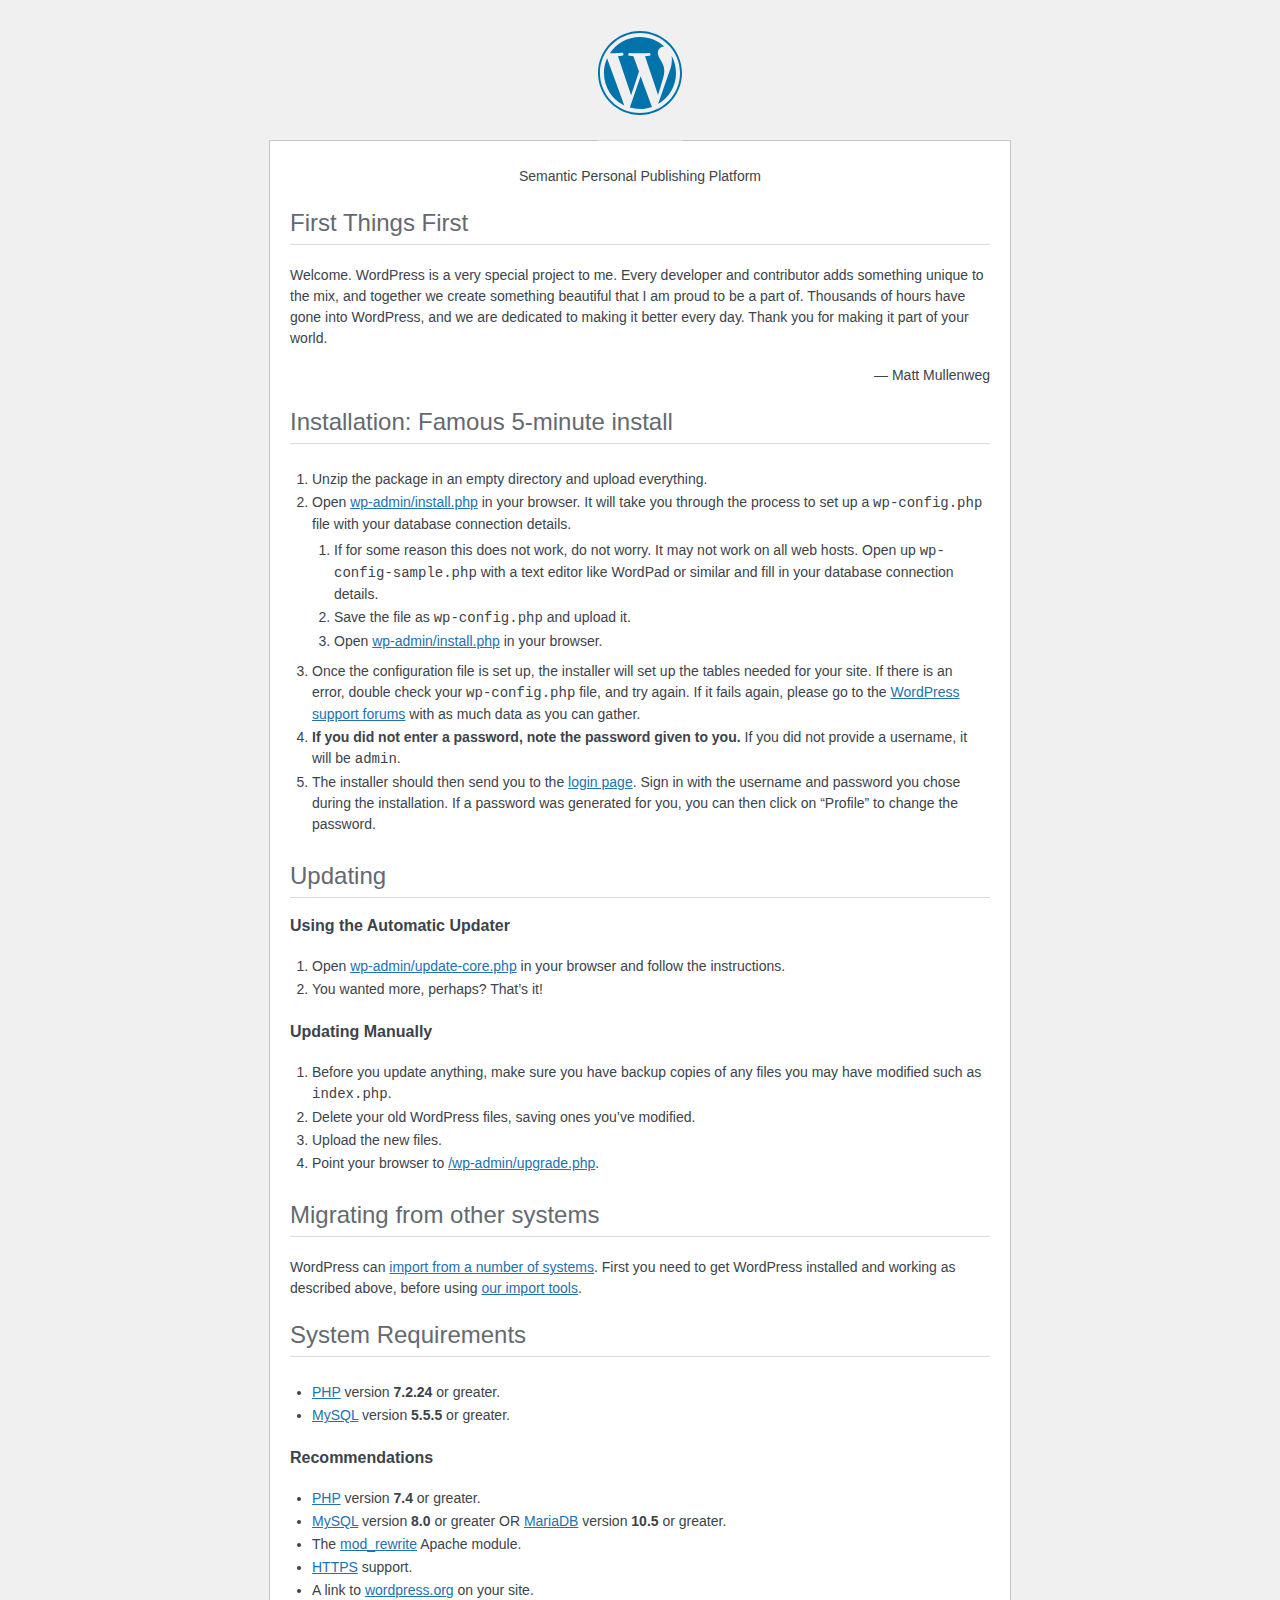
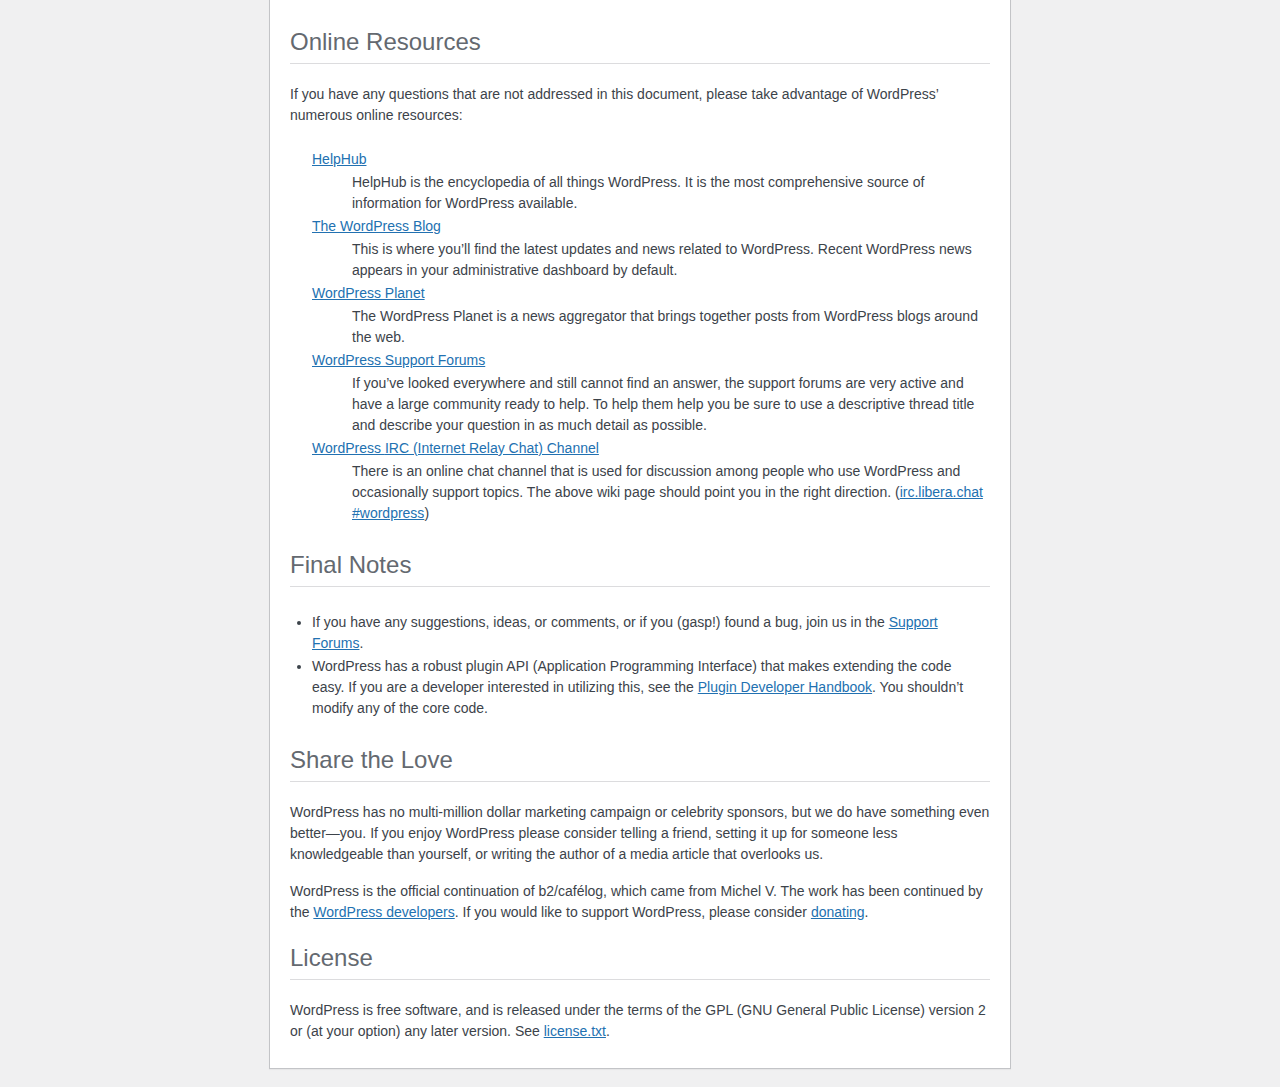
<file: blog/readme.html>
<!DOCTYPE html>
<html lang="en">
<head>
	<meta name="viewport" content="width=device-width" />
	<meta http-equiv="Content-Type" content="text/html; charset=utf-8" />
	<meta name="robots" content="noindex,nofollow" />
	<title>WordPress &#8250; ReadMe</title>
	<link rel="stylesheet" href="wp-admin/css/install.css?ver=20100228" type="text/css" />
</head>
<body>
<h1 id="logo">
	<a href="https://wordpress.org/"><img alt="WordPress" src="wp-admin/images/wordpress-logo.png" /></a>
</h1>
<p style="text-align: center">Semantic Personal Publishing Platform</p>

<h2>First Things First</h2>
<p>Welcome. WordPress is a very special project to me. Every developer and contributor adds something unique to the mix, and together we create something beautiful that I am proud to be a part of. Thousands of hours have gone into WordPress, and we are dedicated to making it better every day. Thank you for making it part of your world.</p>
<p style="text-align: right">&#8212; Matt Mullenweg</p>

<h2>Installation: Famous 5-minute install</h2>
<ol>
	<li>Unzip the package in an empty directory and upload everything.</li>
	<li>Open <span class="file"><a href="wp-admin/install.php">wp-admin/install.php</a></span> in your browser. It will take you through the process to set up a <code>wp-config.php</code> file with your database connection details.
		<ol>
			<li>If for some reason this does not work, do not worry. It may not work on all web hosts. Open up <code>wp-config-sample.php</code> with a text editor like WordPad or similar and fill in your database connection details.</li>
			<li>Save the file as <code>wp-config.php</code> and upload it.</li>
			<li>Open <span class="file"><a href="wp-admin/install.php">wp-admin/install.php</a></span> in your browser.</li>
		</ol>
	</li>
	<li>Once the configuration file is set up, the installer will set up the tables needed for your site. If there is an error, double check your <code>wp-config.php</code> file, and try again. If it fails again, please go to the <a href="https://wordpress.org/support/forums/">WordPress support forums</a> with as much data as you can gather.</li>
	<li><strong>If you did not enter a password, note the password given to you.</strong> If you did not provide a username, it will be <code>admin</code>.</li>
	<li>The installer should then send you to the <a href="wp-login.php">login page</a>. Sign in with the username and password you chose during the installation. If a password was generated for you, you can then click on &#8220;Profile&#8221; to change the password.</li>
</ol>

<h2>Updating</h2>
<h3>Using the Automatic Updater</h3>
<ol>
	<li>Open <span class="file"><a href="wp-admin/update-core.php">wp-admin/update-core.php</a></span> in your browser and follow the instructions.</li>
	<li>You wanted more, perhaps? That&#8217;s it!</li>
</ol>

<h3>Updating Manually</h3>
<ol>
	<li>Before you update anything, make sure you have backup copies of any files you may have modified such as <code>index.php</code>.</li>
	<li>Delete your old WordPress files, saving ones you&#8217;ve modified.</li>
	<li>Upload the new files.</li>
	<li>Point your browser to <span class="file"><a href="wp-admin/upgrade.php">/wp-admin/upgrade.php</a>.</span></li>
</ol>

<h2>Migrating from other systems</h2>
<p>WordPress can <a href="https://developer.wordpress.org/advanced-administration/wordpress/import/">import from a number of systems</a>. First you need to get WordPress installed and working as described above, before using <a href="wp-admin/import.php">our import tools</a>.</p>

<h2>System Requirements</h2>
<ul>
	<li><a href="https://www.php.net/">PHP</a> version <strong>7.2.24</strong> or greater.</li>
	<li><a href="https://www.mysql.com/">MySQL</a> version <strong>5.5.5</strong> or greater.</li>
</ul>

<h3>Recommendations</h3>
<ul>
	<li><a href="https://www.php.net/">PHP</a> version <strong>7.4</strong> or greater.</li>
	<li><a href="https://www.mysql.com/">MySQL</a> version <strong>8.0</strong> or greater OR <a href="https://mariadb.org/">MariaDB</a> version <strong>10.5</strong> or greater.</li>
	<li>The <a href="https://httpd.apache.org/docs/2.2/mod/mod_rewrite.html">mod_rewrite</a> Apache module.</li>
	<li><a href="https://wordpress.org/news/2016/12/moving-toward-ssl/">HTTPS</a> support.</li>
	<li>A link to <a href="https://wordpress.org/">wordpress.org</a> on your site.</li>
</ul>

<h2>Online Resources</h2>
<p>If you have any questions that are not addressed in this document, please take advantage of WordPress&#8217; numerous online resources:</p>
<dl>
	<dt><a href="https://wordpress.org/documentation/">HelpHub</a></dt>
		<dd>HelpHub is the encyclopedia of all things WordPress. It is the most comprehensive source of information for WordPress available.</dd>
	<dt><a href="https://wordpress.org/news/">The WordPress Blog</a></dt>
		<dd>This is where you&#8217;ll find the latest updates and news related to WordPress. Recent WordPress news appears in your administrative dashboard by default.</dd>
	<dt><a href="https://planet.wordpress.org/">WordPress Planet</a></dt>
		<dd>The WordPress Planet is a news aggregator that brings together posts from WordPress blogs around the web.</dd>
	<dt><a href="https://wordpress.org/support/forums/">WordPress Support Forums</a></dt>
		<dd>If you&#8217;ve looked everywhere and still cannot find an answer, the support forums are very active and have a large community ready to help. To help them help you be sure to use a descriptive thread title and describe your question in as much detail as possible.</dd>
	<dt><a href="https://make.wordpress.org/support/handbook/appendix/other-support-locations/introduction-to-irc/">WordPress <abbr>IRC</abbr> (Internet Relay Chat) Channel</a></dt>
		<dd>There is an online chat channel that is used for discussion among people who use WordPress and occasionally support topics. The above wiki page should point you in the right direction. (<a href="https://web.libera.chat/#wordpress">irc.libera.chat #wordpress</a>)</dd>
</dl>

<h2>Final Notes</h2>
<ul>
	<li>If you have any suggestions, ideas, or comments, or if you (gasp!) found a bug, join us in the <a href="https://wordpress.org/support/forums/">Support Forums</a>.</li>
	<li>WordPress has a robust plugin <abbr>API</abbr> (Application Programming Interface) that makes extending the code easy. If you are a developer interested in utilizing this, see the <a href="https://developer.wordpress.org/plugins/">Plugin Developer Handbook</a>. You shouldn&#8217;t modify any of the core code.</li>
</ul>

<h2>Share the Love</h2>
<p>WordPress has no multi-million dollar marketing campaign or celebrity sponsors, but we do have something even better&#8212;you. If you enjoy WordPress please consider telling a friend, setting it up for someone less knowledgeable than yourself, or writing the author of a media article that overlooks us.</p>

<p>WordPress is the official continuation of b2/caf&#233;log, which came from Michel V. The work has been continued by the <a href="https://wordpress.org/about/">WordPress developers</a>. If you would like to support WordPress, please consider <a href="https://wordpress.org/donate/">donating</a>.</p>

<h2>License</h2>
<p>WordPress is free software, and is released under the terms of the <abbr>GPL</abbr> (GNU General Public License) version 2 or (at your option) any later version. See <a href="license.txt">license.txt</a>.</p>

</body>
</html>
</file>
<file: styles.css>
/* Global Styles */
:root {
    --primary-color: #2563eb;
    --secondary-color: #1e40af;
    --accent-color: #3b82f6;
    --light-color: #f3f4f6;
    --dark-color: #1f2937;
    --text-color: #374151;
    --border-radius: 8px;
    --box-shadow: 0 4px 6px rgba(0, 0, 0, 0.1);
    --transition: all 0.3s ease;
}

* {
    margin: 0;
    padding: 0;
    box-sizing: border-box;
}

body {
    font-family: 'Poppins', sans-serif;
    line-height: 1.6;
    color: var(--text-color);
    background-color: #fff;
}

.container {
    width: 100%;
    max-width: 1200px;
    margin: 0 auto;
    padding: 0 20px;
}

h1, h2, h3 {
    font-weight: 600;
    line-height: 1.3;
    margin-bottom: 1rem;
}

h1 {
    font-size: 2.5rem;
}

h2 {
    font-size: 2rem;
    text-align: center;
    margin-bottom: 2rem;
}

h3 {
    font-size: 1.25rem;
}

p {
    margin-bottom: 1rem;
}

a {
    text-decoration: none;
    color: var(--primary-color);
    transition: var(--transition);
}

ul {
    list-style: none;
}

section {
    padding: 5rem 0;
}

.btn {
    display: inline-block;
    padding: 0.75rem 1.5rem;
    border-radius: var(--border-radius);
    font-weight: 500;
    text-align: center;
    cursor: pointer;
    transition: var(--transition);
    border: none;
    font-size: 1rem;
}

.btn-primary {
    background-color: var(--primary-color);
    color: white;
}

.btn-primary:hover {
    background-color: var(--secondary-color);
    transform: translateY(-2px);
}

.btn-secondary {
    background-color: white;
    color: var(--primary-color);
    border: 1px solid var(--primary-color);
}

.btn-secondary:hover {
    background-color: var(--light-color);
    transform: translateY(-2px);
}

/* Header Styles */
header {
    background-color: white;
    box-shadow: var(--box-shadow);
    position: fixed;
    width: 100%;
    top: 0;
    left: 0;
    z-index: 1000;
}

header .container {
    display: flex;
    justify-content: space-between;
    align-items: center;
    padding: 1rem 20px;
}

.logo {
    font-size: 1.5rem;
    font-weight: 700;
    color: var(--primary-color);
}

nav ul {
    display: flex;
    gap: 1.5rem;
}

nav a {
    color: var(--text-color);
    font-weight: 500;
}

nav a:hover, nav a.active {
    color: var(--primary-color);
}

.premium-link {
    color: var(--primary-color);
    font-weight: 600;
}

.mobile-menu-btn {
    display: none;
    flex-direction: column;
    gap: 5px;
    cursor: pointer;
}

.mobile-menu-btn span {
    display: block;
    width: 25px;
    height: 3px;
    background-color: var(--text-color);
    transition: var(--transition);
}

/* Hero Section */
.hero {
    background-image: linear-gradient(rgba(255, 255, 255, 0.9), rgba(255, 255, 255, 0.9)), url('https://source.unsplash.com/random/1600x900/?education,study');
    background-size: cover;
    background-position: center;
    text-align: center;
    padding: 10rem 0 5rem;
}

.hero h1 {
    font-size: 3rem;
    margin-bottom: 1.5rem;
    color: var(--dark-color);
}

.hero .subtitle {
    font-size: 1.25rem;
    max-width: 800px;
    margin: 0 auto 2rem;
    color: var(--text-color);
}

.hero .btn {
    padding: 1rem 2rem;
    font-size: 1.1rem;
}

/* Features Section */
.features {
    background-color: var(--light-color);
}

.features-grid {
    display: grid;
    grid-template-columns: repeat(auto-fit, minmax(300px, 1fr));
    gap: 2rem;
}

.feature-card {
    background-color: white;
    padding: 2rem;
    border-radius: var(--border-radius);
    box-shadow: var(--box-shadow);
    text-align: center;
    transition: var(--transition);
}

.feature-card:hover {
    transform: translateY(-5px);
}

.feature-icon {
    font-size: 2.5rem;
    color: var(--primary-color);
    margin-bottom: 1rem;
}

/* How It Works Section */
.steps {
    display: flex;
    justify-content: center;
    align-items: center;
    flex-wrap: wrap;
    gap: 1rem;
    margin-top: 2rem;
}

.step {
    display: flex;
    flex-direction: column;
    align-items: center;
    text-align: center;
    flex: 1;
    min-width: 200px;
}

.step-number {
    display: flex;
    justify-content: center;
    align-items: center;
    width: 50px;
    height: 50px;
    background-color: var(--primary-color);
    color: white;
    border-radius: 50%;
    font-size: 1.5rem;
    font-weight: 600;
    margin-bottom: 1rem;
}

.step-arrow {
    font-size: 1.5rem;
    color: var(--primary-color);
    display: flex;
    align-items: center;
}

/* Infobox Section */
.infobox {
    background-color: var(--primary-color);
    color: white;
}

.infobox-content {
    text-align: center;
    padding: 3rem 1rem;
}

.infobox h2 {
    color: white;
    margin-bottom: 1.5rem;
}

.infobox .btn {
    background-color: white;
    color: var(--primary-color);
}

.infobox .btn:hover {
    background-color: var(--light-color);
}

/* Testimonials Section */
.testimonials-grid {
    display: grid;
    grid-template-columns: repeat(auto-fit, minmax(300px, 1fr));
    gap: 2rem;
}

.testimonial-card {
    background-color: white;
    padding: 2rem;
    border-radius: var(--border-radius);
    box-shadow: var(--box-shadow);
    text-align: center;
}

.testimonial-img {
    width: 80px;
    height: 80px;
    border-radius: 50%;
    overflow: hidden;
    margin: 0 auto 1rem;
}

.testimonial-img img {
    width: 100%;
    height: 100%;
    object-fit: cover;
}

.testimonial-card p {
    font-style: italic;
    color: #666;
}

/* Pricing Section */
.pricing {
    background-color: var(--light-color);
}

.pricing-grid {
    display: grid;
    grid-template-columns: repeat(auto-fit, minmax(300px, 1fr));
    gap: 2rem;
    max-width: 900px;
    margin: 0 auto;
}

.pricing-card {
    background-color: white;
    padding: 2rem;
    border-radius: var(--border-radius);
    box-shadow: var(--box-shadow);
    text-align: center;
    position: relative;
    transition: var(--transition);
}

.pricing-card:hover {
    transform: translateY(-5px);
}

.pricing-card.featured {
    border: 2px solid var(--primary-color);
    transform: scale(1.05);
}

.pricing-card.featured:hover {
    transform: scale(1.05) translateY(-5px);
}

.popular-tag {
    position: absolute;
    top: -12px;
    right: 20px;
    background-color: var(--primary-color);
    color: white;
    padding: 0.25rem 1rem;
    border-radius: 20px;
    font-size: 0.8rem;
    font-weight: 500;
}

.price {
    font-size: 2.5rem;
    font-weight: 700;
    color: var(--primary-color);
    margin: 1rem 0;
}

.pricing-card ul {
    margin: 1.5rem 0;
    text-align: left;
}

.pricing-card li {
    margin-bottom: 0.5rem;
    display: flex;
    align-items: center;
}

.pricing-card li i {
    color: var(--primary-color);
    margin-right: 0.5rem;
}

.pricing-card .btn {
    width: 100%;
    margin-top: 1rem;
}

/* Footer */
footer {
    background-color: var(--dark-color);
    color: white;
    padding: 3rem 0 1rem;
}

.footer-content {
    display: grid;
    grid-template-columns: repeat(auto-fit, minmax(200px, 1fr));
    gap: 2rem;
    margin-bottom: 2rem;
}

.footer-links h3, .footer-social h3 {
    color: white;
    margin-bottom: 1rem;
}

.footer-links ul {
    display: flex;
    flex-direction: column;
    gap: 0.5rem;
}

.footer-links a {
    color: #ccc;
}

.footer-links a:hover {
    color: white;
}

.social-icons {
    display: flex;
    gap: 1rem;
}

.social-icons a {
    display: flex;
    justify-content: center;
    align-items: center;
    width: 40px;
    height: 40px;
    background-color: rgba(255, 255, 255, 0.1);
    color: white;
    border-radius: 50%;
    transition: var(--transition);
}

.social-icons a:hover {
    background-color: var(--primary-color);
    transform: translateY(-3px);
}

.footer-bottom {
    text-align: center;
    padding-top: 2rem;
    border-top: 1px solid rgba(255, 255, 255, 0.1);
}

/* About Page Styles */
.about-hero {
    background-image: linear-gradient(rgba(255, 255, 255, 0.9), rgba(255, 255, 255, 0.9)), url('https://source.unsplash.com/random/1600x900/?education,university');
    background-size: cover;
    background-position: center;
    text-align: center;
    padding: 8rem 0 3rem;
}

.about-section {
    padding: 5rem 0;
}

.about-content {
    display: grid;
    grid-template-columns: 1fr 1fr;
    gap: 3rem;
    align-items: center;
}

.about-image img {
    width: 100%;
    border-radius: var(--border-radius);
    box-shadow: var(--box-shadow);
}

.about-text h2 {
    margin-bottom: 1.5rem;
    text-align: left;
}

.about-text p {
    margin-bottom: 1rem;
    line-height: 1.8;
}

.mission-section {
    background-color: var(--light-color);
    padding: 5rem 0;
}

.mission-content h2 {
    text-align: center;
    margin-bottom: 2rem;
}

.mission-statement {
    max-width: 800px;
    margin: 0 auto 3rem;
    text-align: center;
    position: relative;
    padding: 2rem;
    background-color: white;
    border-radius: var(--border-radius);
    box-shadow: var(--box-shadow);
}

.mission-statement i {
    color: var(--primary-color);
    font-size: 1.5rem;
    opacity: 0.5;
}

.mission-statement i.fa-quote-left {
    position: absolute;
    top: 1rem;
    left: 1rem;
}

.mission-statement i.fa-quote-right {
    position: absolute;
    bottom: 1rem;
    right: 1rem;
}

.mission-statement p {
    font-size: 1.25rem;
    line-height: 1.8;
    font-weight: 500;
    color: var(--text-color);
}

.mission-points {
    display: grid;
    grid-template-columns: repeat(auto-fit, minmax(250px, 1fr));
    gap: 2rem;
}

.mission-point {
    text-align: center;
    padding: 2rem;
    background-color: white;
    border-radius: var(--border-radius);
    box-shadow: var(--box-shadow);
    transition: var(--transition);
}

.mission-point:hover {
    transform: translateY(-5px);
}

.mission-icon {
    width: 70px;
    height: 70px;
    border-radius: 50%;
    background-color: var(--primary-color);
    color: white;
    display: flex;
    justify-content: center;
    align-items: center;
    margin: 0 auto 1.5rem;
    font-size: 1.75rem;
}

.mission-point h3 {
    margin-bottom: 1rem;
}

.how-it-works-about {
    padding: 5rem 0;
}

.platform-steps {
    max-width: 800px;
    margin: 0 auto;
}

.platform-step {
    display: flex;
    margin-bottom: 2.5rem;
    position: relative;
}

.platform-step:last-child {
    margin-bottom: 0;
}

.platform-step:not(:last-child)::after {
    content: '';
    position: absolute;
    top: 70px;
    left: 25px;
    width: 2px;
    height: calc(100% - 50px);
    background-color: var(--primary-color);
}

.step-number {
    width: 50px;
    height: 50px;
    background-color: var(--primary-color);
    color: white;
    border-radius: 50%;
    display: flex;
    justify-content: center;
    align-items: center;
    font-size: 1.25rem;
    font-weight: 600;
    margin-right: 1.5rem;
    flex-shrink: 0;
    z-index: 1;
}

.step-content h3 {
    margin-bottom: 0.5rem;
}

.contact-section {
    background-color: var(--light-color);
    padding: 5rem 0;
}

.contact-content {
    display: grid;
    grid-template-columns: 1fr 2fr;
    gap: 3rem;
}

.contact-info {
    display: flex;
    flex-direction: column;
    gap: 1.5rem;
}

.contact-item {
    display: flex;
    align-items: center;
    background-color: white;
    padding: 1.5rem;
    border-radius: var(--border-radius);
    box-shadow: var(--box-shadow);
}

.contact-icon {
    width: 50px;
    height: 50px;
    background-color: var(--primary-color);
    color: white;
    border-radius: 50%;
    display: flex;
    justify-content: center;
    align-items: center;
    font-size: 1.25rem;
    margin-right: 1rem;
}

.contact-details h3 {
    margin-bottom: 0.25rem;
    font-size: 1.1rem;
}

.contact-form {
    background-color: white;
    padding: 2rem;
    border-radius: var(--border-radius);
    box-shadow: var(--box-shadow);
}

.contact-form h3 {
    margin-bottom: 1.5rem;
    text-align: center;
}

.form-group {
    margin-bottom: 1.5rem;
}

.form-group label {
    display: block;
    margin-bottom: 0.5rem;
    font-weight: 500;
}

.form-group input,
.form-group textarea {
    width: 100%;
    padding: 0.75rem;
    border: 1px solid #ddd;
    border-radius: var(--border-radius);
    font-family: inherit;
    font-size: 1rem;
}

.form-group textarea {
    resize: vertical;
}

/* Privacy Policy and Terms of Service Styles */
.policy-hero {
    background-image: linear-gradient(rgba(255, 255, 255, 0.9), rgba(255, 255, 255, 0.9)), url('https://source.unsplash.com/random/1600x900/?document,legal');
    background-size: cover;
    background-position: center;
    text-align: center;
    padding: 8rem 0 3rem;
}

.policy-content {
    padding: 5rem 0;
}

.policy-section {
    max-width: 800px;
    margin: 0 auto 3rem;
}

.policy-section:last-child {
    margin-bottom: 0;
}

.policy-section h2 {
    margin-bottom: 1.5rem;
    text-align: left;
    color: var(--primary-color);
}

.policy-section p,
.policy-section ul,
.policy-section ol {
    margin-bottom: 1.5rem;
    line-height: 1.8;
}

.policy-section ul,
.policy-section ol {
    padding-left: 1.5rem;
}

.policy-section li {
    margin-bottom: 0.75rem;
}

.contact-details {
    background-color: var(--light-color);
    padding: 1.5rem;
    border-radius: var(--border-radius);
    margin-top: 1.5rem;
}

.contact-details p {
    margin-bottom: 0.5rem;
}

.contact-details p:last-child {
    margin-bottom: 0;
}

/* Blog Page Styles */
.blog-hero {
    background-image: linear-gradient(rgba(255, 255, 255, 0.9), rgba(255, 255, 255, 0.9)), url('https://source.unsplash.com/random/1600x900/?blog,writing');
    background-size: cover;
    background-position: center;
    text-align: center;
    padding: 8rem 0 3rem;
}

.blog-search {
    max-width: 600px;
    margin: 2rem auto 0;
    position: relative;
}

.blog-search input {
    width: 100%;
    padding: 1rem 1.5rem;
    border: none;
    border-radius: 50px;
    font-size: 1rem;
    box-shadow: var(--box-shadow);
}

.blog-search button {
    position: absolute;
    right: 5px;
    top: 5px;
    background-color: var(--primary-color);
    color: white;
    border: none;
    border-radius: 50%;
    width: 40px;
    height: 40px;
    display: flex;
    justify-content: center;
    align-items: center;
    cursor: pointer;
    transition: var(--transition);
}

.blog-search button:hover {
    background-color: var(--secondary-color);
}

.blog-content {
    padding: 5rem 0;
}

.blog-grid {
    display: grid;
    grid-template-columns: 1fr 3fr;
    gap: 3rem;
}

.blog-sidebar {
    display: flex;
    flex-direction: column;
    gap: 2rem;
}

.sidebar-widget {
    background-color: white;
    border-radius: var(--border-radius);
    box-shadow: var(--box-shadow);
    padding: 1.5rem;
}

.sidebar-widget h3 {
    margin-bottom: 1.5rem;
    padding-bottom: 0.75rem;
    border-bottom: 1px solid var(--light-color);
}

.categories ul {
    list-style: none;
}

.categories li {
    margin-bottom: 0.75rem;
}

.categories a {
    display: flex;
    justify-content: space-between;
    color: var(--text-color);
    transition: var(--transition);
}

.categories a:hover {
    color: var(--primary-color);
}

.recent-posts ul {
    list-style: none;
}

.recent-posts li {
    margin-bottom: 1rem;
    padding-bottom: 1rem;
    border-bottom: 1px solid var(--light-color);
}

.recent-posts li:last-child {
    margin-bottom: 0;
    padding-bottom: 0;
    border-bottom: none;
}

.recent-posts a {
    color: var(--text-color);
    transition: var(--transition);
}

.recent-posts a:hover {
    color: var(--primary-color);
}

.post-title {
    font-weight: 500;
    margin-bottom: 0.25rem;
}

.post-date {
    font-size: 0.9rem;
    color: #666;
}

.tag-cloud {
    display: flex;
    flex-wrap: wrap;
    gap: 0.5rem;
}

.tag {
    background-color: var(--light-color);
    color: var(--text-color);
    padding: 0.5rem 1rem;
    border-radius: 50px;
    font-size: 0.9rem;
    transition: var(--transition);
}

.tag:hover {
    background-color: var(--primary-color);
    color: white;
}

.blog-posts {
    display: flex;
    flex-direction: column;
    gap: 3rem;
}

.blog-post {
    background-color: white;
    border-radius: var(--border-radius);
    box-shadow: var(--box-shadow);
    overflow: hidden;
    transition: var(--transition);
}

.blog-post:hover {
    transform: translateY(-5px);
}

.post-image img {
    width: 100%;
    height: 300px;
    object-fit: cover;
}

.post-content {
    padding: 2rem;
}

.post-meta {
    display: flex;
    gap: 1.5rem;
    margin-bottom: 1rem;
    font-size: 0.9rem;
}

.post-date,
.post-category {
    color: #666;
}

.post-category {
    position: relative;
}

.post-category::before {
    content: '';
    position: absolute;
    left: -0.75rem;
    top: 50%;
    transform: translateY(-50%);
    width: 4px;
    height: 4px;
    border-radius: 50%;
    background-color: #666;
}

.post-title {
    font-size: 1.5rem;
    margin-bottom: 1rem;
    line-height: 1.4;
}

.post-excerpt {
    margin-bottom: 1.5rem;
    line-height: 1.8;
    color: #666;
}

.blog-pagination {
    display: flex;
    justify-content: space-between;
    align-items: center;
    margin-top: 3rem;
}

.pagination-prev,
.pagination-next {
    color: var(--text-color);
    display: flex;
    align-items: center;
    gap: 0.5rem;
    transition: var(--transition);
}

.pagination-prev:hover,
.pagination-next:hover {
    color: var(--primary-color);
}

.pagination-prev.disabled,
.pagination-next.disabled {
    color: #ccc;
    cursor: not-allowed;
}

.pagination-numbers {
    display: flex;
    gap: 0.5rem;
}

.pagination-numbers a,
.pagination-numbers span {
    display: flex;
    justify-content: center;
    align-items: center;
    width: 40px;
    height: 40px;
    border-radius: 50%;
    color: var(--text-color);
    transition: var(--transition);
}

.pagination-numbers a:hover {
    background-color: var(--light-color);
}

.pagination-numbers a.active {
    background-color: var(--primary-color);
    color: white;
}

.newsletter {
    background-color: var(--primary-color);
    padding: 5rem 0;
    color: white;
}

.newsletter-content {
    text-align: center;
    max-width: 600px;
    margin: 0 auto;
}

.newsletter-content h2 {
    color: white;
    margin-bottom: 1rem;
}

.newsletter-content p {
    margin-bottom: 2rem;
}

.newsletter-form {
    display: flex;
    gap: 0.5rem;
}

.newsletter-form input {
    flex: 1;
    padding: 0.75rem 1.5rem;
    border: none;
    border-radius: 50px;
    font-size: 1rem;
}

.newsletter-form .btn {
    background-color: white;
    color: var(--primary-color);
}

.newsletter-form .btn:hover {
    background-color: var(--light-color);
}

/* Responsive Styles */
@media (max-width: 768px) {
    h1 {
        font-size: 2rem;
    }
    
    h2 {
        font-size: 1.75rem;
    }
    
    .hero {
        padding: 8rem 0 4rem;
    }
    
    .hero h1 {
        font-size: 2.25rem;
    }
    
    .mobile-menu-btn {
        display: flex;
    }
    
    nav {
        position: absolute;
        top: 100%;
        left: 0;
        width: 100%;
        background-color: white;
        padding: 1rem 0;
        box-shadow: 0 4px 6px rgba(0, 0, 0, 0.1);
        clip-path: polygon(0 0, 100% 0, 100% 0, 0 0);
        transition: var(--transition);
    }
    
    nav.active {
        clip-path: polygon(0 0, 100% 0, 100% 100%, 0 100%);
    }
    
    nav ul {
        flex-direction: column;
        gap: 0;
    }
    
    nav ul li {
        width: 100%;
    }
    
    nav ul li a {
        display: block;
        padding: 0.75rem 2rem;
    }
    
    .step-arrow {
        transform: rotate(90deg);
        margin: 1rem 0;
    }
    
    .steps {
        flex-direction: column;
    }
    
    .pricing-card.featured {
        transform: scale(1);
    }
    
    .pricing-card.featured:hover {
        transform: translateY(-5px);
    }
    
    /* About Page Responsive */
    .about-content {
        grid-template-columns: 1fr;
    }
    
    .contact-content {
        grid-template-columns: 1fr;
    }
    
    /* Blog Page Responsive */
    .blog-grid {
        grid-template-columns: 1fr;
    }
    
    .blog-sidebar {
        order: 2;
    }
    
    .blog-posts {
        order: 1;
    }
    
    .newsletter-form {
        flex-direction: column;
    }
    
    .newsletter-form .btn {
        width: 100%;
    }
}

@media (max-width: 480px) {
    section {
        padding: 3rem 0;
    }
    
    .hero h1 {
        font-size: 1.75rem;
    }
    
    .hero .subtitle {
        font-size: 1rem;
    }
}
</file>
<file: exam-styles.css>
/* Exam Styles - Consistent with main site styling */
:root {
    --primary-color: #2563eb;
    --secondary-color: #1e40af;
    --accent-color: #3b82f6;
    --light-color: #f3f4f6;
    --dark-color: #1f2937;
    --text-color: #374151;
    --border-radius: 8px;
    --box-shadow: 0 4px 6px rgba(0, 0, 0, 0.1);
    --transition: all 0.3s ease;
}

/* ===== EXAM SETUP PAGE ===== */
.exam-setup {
    padding: 8rem 0 5rem;
    background-color: var(--light-color);
    min-height: calc(100vh - 300px);
}

.exam-setup h1 {
    text-align: center;
    margin-bottom: 1rem;
}

.exam-setup .subtitle {
    text-align: center;
    margin-bottom: 3rem;
    font-size: 1.2rem;
    color: var(--text-color);
}

.exam-types {
    display: grid;
    grid-template-columns: repeat(auto-fit, minmax(300px, 1fr));
    gap: 2rem;
    max-width: 900px;
    margin: 0 auto 3rem;
}

.exam-card {
    background-color: white;
    border-radius: var(--border-radius);
    box-shadow: var(--box-shadow);
    padding: 2rem;
    text-align: center;
    transition: var(--transition);
}

.exam-card:hover {
    transform: translateY(-5px);
}

.exam-icon {
    font-size: 3rem;
    color: var(--primary-color);
    margin-bottom: 1.5rem;
}

.exam-card h2 {
    margin-bottom: 0.5rem;
}

.exam-card p {
    color: var(--text-color);
    margin-bottom: 1.5rem;
}

.exam-card ul {
    text-align: left;
    margin-bottom: 2rem;
}

.exam-card li {
    margin-bottom: 0.75rem;
    display: flex;
    align-items: center;
}

.exam-card li i {
    color: var(--primary-color);
    margin-right: 0.75rem;
}

.start-exam-btn {
    width: 100%;
}

.exam-instructions {
    max-width: 800px;
    margin: 0 auto;
    background-color: white;
    border-radius: var(--border-radius);
    box-shadow: var(--box-shadow);
    padding: 2rem;
}

.exam-instructions h3 {
    display: flex;
    align-items: center;
    margin-bottom: 1.5rem;
    color: var(--primary-color);
}

.exam-instructions h3 i {
    margin-right: 0.75rem;
}

.exam-instructions ul {
    list-style: disc;
    padding-left: 1.5rem;
}

.exam-instructions li {
    margin-bottom: 0.75rem;
}

/* ===== EXAM ENVIRONMENT ===== */
.exam-environment {
    margin: 0;
    padding: 0;
    overflow: hidden;
    background-color: var(--light-color);
    height: 100vh;
    display: flex;
    flex-direction: column;
}

.exam-container {
    display: flex;
    flex-direction: column;
    height: 100vh;
    background-color: var(--background-color);
    max-width: 100%;
    overflow-x: hidden; /* Prevent horizontal overflow */
}

.exam-header {
    background-color: white;
    padding: 1rem 2rem;
    display: flex;
    justify-content: space-between;
    align-items: center;
    box-shadow: var(--box-shadow);
    z-index: 10;
}

.exam-info h1 {
    font-size: 1.5rem;
    margin-bottom: 0.25rem;
    color: var(--primary-color);
}

.exam-info p {
    font-size: 1rem;
    color: var(--text-color);
    margin: 0;
}

.timer-container {
    display: flex;
    align-items: center;
}

.timer {
    display: flex;
    align-items: center;
    background-color: var(--primary-color);
    color: white;
    padding: 0.5rem 1rem;
    border-radius: var(--border-radius);
    font-weight: 600;
}

.timer i {
    margin-right: 0.5rem;
}

.exam-content {
    flex: 1;
    padding: 1.5rem 1rem; /* Reduced padding */
    overflow-y: auto;
    overflow-x: hidden; /* Prevent horizontal overflow */
    display: flex;
    justify-content: center;
    width: 100%;
    max-width: 100vw; /* Ensure it doesn't exceed viewport width */
}

.question-container {
    background-color: white;
    border-radius: var(--border-radius);
    box-shadow: var(--box-shadow);
    padding: 1.5rem; /* Reduced padding */
    width: 100%;
    max-width: 900px;
    overflow: hidden; /* Prevent content from overflowing */
    display: flex;
    flex-direction: column;
    margin: 0 auto; /* Center the container */
    box-sizing: border-box; /* Include padding in width calculation */
}

.question-text {
    font-size: 1.15rem; /* Slightly smaller font */
    margin-bottom: 1.5rem; /* Reduced margin */
    line-height: 1.5;
    max-width: 100%;
    overflow-wrap: break-word;
    word-wrap: break-word;
    word-break: break-word;
    hyphens: auto;
}

.question-image-container {
    display: flex;
    justify-content: center;
    margin-bottom: 1rem; /* Reduced margin */
}

.question-image-container img {
    max-width: 100%;
    max-height: 400px;
    object-fit: contain;
    border-radius: var(--border-radius);
}

.options-container {
    display: flex;
    flex-direction: column;
    gap: 0.3rem; /* Further reduced gap between options */
    width: 100%;
    margin-bottom: 1rem; /* Reduced bottom margin */
}

.option {
    background-color: var(--light-color);
    border: 1px solid var(--light-color); /* Thinner border */
    border-radius: var(--border-radius);
    padding: 0.5rem 0.7rem; /* Further reduced padding */
    cursor: pointer;
    transition: var(--transition);
    display: flex;
    align-items: flex-start; /* Align items at the top for better layout with long text */
    width: 100%;
    overflow-wrap: break-word; /* Ensure long words break properly */
    word-wrap: break-word;
    word-break: break-word;
    hyphens: auto;
    min-height: 40px; /* Further reduced minimum height */
    margin-bottom: 0.4rem; /* Reduced space between options */
}

.option:hover {
    background-color: #e5e7eb;
}

.option.selected {
    border-color: var(--primary-color);
    background-color: rgba(37, 99, 235, 0.1);
}

.option-prefix {
    font-weight: 600;
    color: var(--primary-color);
    margin-right: 0.5rem; /* Reduced margin */
    min-width: 20px; /* Reduced width */
    flex-shrink: 0; /* Prevent shrinking */
}

.option-image {
    display: flex;
    justify-content: center;
    width: 100%;
    max-width: 100%; /* Ensure images don't overflow */
    overflow: hidden;
}

.option-image img {
    max-width: 80%;
    max-height: 200px;
    object-fit: contain;
    border-radius: var(--border-radius);
}

.exam-navigation {
    background-color: white;
    padding: 1rem 2rem;
    display: flex;
    justify-content: space-between;
    align-items: center;
    box-shadow: 0 -4px 6px rgba(0, 0, 0, 0.05);
}

.navigation-buttons {
    display: flex;
    align-items: center;
    gap: 1.5rem;
}

.nav-btn {
    background-color: var(--light-color);
    border: none;
    border-radius: var(--border-radius);
    padding: 0.75rem 1.5rem;
    cursor: pointer;
    font-weight: 500;
    transition: var(--transition);
    display: flex;
    align-items: center;
}

.nav-btn:hover {
    background-color: #e5e7eb;
}

.nav-btn:disabled {
    opacity: 0.5;
    cursor: not-allowed;
}

.nav-btn i {
    margin: 0 0.5rem;
}

#question-pagination {
    font-weight: 500;
}

.end-exam-btn {
    background-color: #ef4444;
    color: white;
    border: none;
    border-radius: var(--border-radius);
    padding: 0.75rem 1.5rem;
    cursor: pointer;
    font-weight: 500;
    transition: var(--transition);
}

.end-exam-btn:hover {
    background-color: #dc2626;
}

/* Modal Styles */
.modal {
    display: none;
    position: fixed;
    top: 0;
    left: 0;
    width: 100%;
    height: 100%;
    background-color: rgba(0, 0, 0, 0.7);
    z-index: 1000;
    justify-content: center;
    align-items: center;
    backdrop-filter: blur(3px);
    -webkit-backdrop-filter: blur(3px);
}

.modal.active {
    display: flex;
    animation: fadeIn 0.3s ease-out;
}

@keyframes fadeIn {
    from { opacity: 0; }
    to { opacity: 1; }
}

.modal-content {
    background-color: white;
    border-radius: var(--border-radius);
    box-shadow: 0 10px 25px rgba(0, 0, 0, 0.2);
    width: 90%;
    max-width: 500px;
    overflow: hidden;
    transform: scale(0.95);
    animation: scaleIn 0.3s ease-out forwards;
}

@keyframes scaleIn {
    to { transform: scale(1); }
}

.modal-header {
    background-color: var(--primary-color);
    color: white;
    padding: 1.25rem 1.75rem;
    position: relative;
}

.modal-header h2 {
    margin: 0;
    font-size: 1.5rem;
    display: flex;
    align-items: center;
}

.modal-header h2 i {
    margin-right: 0.75rem;
    font-size: 1.75rem;
}

.modal-body {
    padding: 1.75rem;
    font-size: 1.1rem;
    line-height: 1.5;
}

.modal-footer {
    padding: 1.25rem 1.75rem;
    display: flex;
    justify-content: flex-end;
    gap: 1rem;
    border-top: 1px solid var(--light-color);
}

.modal-footer .btn {
    min-width: 100px;
    padding: 0.75rem 1.5rem;
    font-weight: 600;
    transition: all 0.2s ease;
}

.modal-footer .btn:hover {
    transform: translateY(-3px);
    box-shadow: 0 4px 8px rgba(0, 0, 0, 0.1);
}

/* Loading Indicator for PDF Generation */
.loading-indicator {
    position: fixed;
    top: 0;
    left: 0;
    width: 100%;
    height: 100%;
    background-color: rgba(255, 255, 255, 0.9);
    display: flex;
    flex-direction: column;
    justify-content: center;
    align-items: center;
    z-index: 2000;
}

.spinner {
    width: 50px;
    height: 50px;
    border: 5px solid var(--light-color);
    border-top: 5px solid var(--primary-color);
    border-radius: 50%;
    animation: spin 1s linear infinite;
    margin-bottom: 1rem;
}

@keyframes spin {
    0% { transform: rotate(0deg); }
    100% { transform: rotate(360deg); }
}

.loading-indicator p {
    font-size: 1.2rem;
    font-weight: 500;
    color: var(--primary-color);
}

/* ===== RESULTS PAGE ===== */
.results-section {
    padding: 8rem 0 5rem;
}

.results-section h1 {
    text-align: center;
    margin-bottom: 3rem;
}

.results-summary {
    display: grid;
    grid-template-columns: 1fr 2fr;
    gap: 2rem;
    margin-bottom: 3rem;
}

.results-card {
    background-color: white;
    border-radius: var(--border-radius);
    box-shadow: var(--box-shadow);
    padding: 2rem;
    text-align: center;
}

.results-card h2 {
    color: var(--primary-color);
    margin-bottom: 1.5rem;
}

.score-container {
    display: flex;
    justify-content: center;
    margin-bottom: 1.5rem;
}

.score-circle {
    width: 150px;
    height: 150px;
    border-radius: 50%;
    background-color: var(--primary-color);
    color: white;
    display: flex;
    flex-direction: column;
    justify-content: center;
    align-items: center;
}

#total-score {
    font-size: 3rem;
    font-weight: 700;
    line-height: 1;
}

.score-label {
    font-size: 1rem;
}

.score-details {
    text-align: left;
}

.score-details p {
    margin-bottom: 0.5rem;
    display: flex;
    justify-content: space-between;
}

.section-scores {
    background-color: white;
    border-radius: var(--border-radius);
    box-shadow: var(--box-shadow);
    padding: 2rem;
}

.section-score-item {
    margin-bottom: 1.5rem;
}

.section-score-item h3 {
    margin-bottom: 0.5rem;
    display: flex;
    justify-content: space-between;
}

.section-score-bar {
    height: 10px;
    background-color: var(--light-color);
    border-radius: 5px;
    overflow: hidden;
    margin-bottom: 0.5rem;
}

.section-score-progress {
    height: 100%;
    background-color: var(--primary-color);
    border-radius: 5px;
}

.section-score-details {
    display: flex;
    justify-content: space-between;
    font-size: 0.9rem;
    color: var(--text-color);
}

.results-actions {
    display: flex;
    justify-content: center;
    gap: 1.5rem;
    margin-bottom: 3rem;
}

.detailed-results {
    background-color: white;
    border-radius: var(--border-radius);
    box-shadow: var(--box-shadow);
    padding: 2rem;
    margin-bottom: 3rem;
}

.detailed-results h2 {
    text-align: center;
    margin-bottom: 2rem;
}

.question-review-item {
    border-bottom: 1px solid var(--light-color);
    padding-bottom: 1.5rem;
    margin-bottom: 1.5rem;
}

.question-review-item:last-child {
    border-bottom: none;
    margin-bottom: 0;
}

.question-review-header {
    display: flex;
    justify-content: space-between;
    margin-bottom: 1rem;
}

.question-review-number {
    font-weight: 600;
}

.question-review-status {
    font-weight: 500;
}

.question-review-status.correct {
    color: #10b981;
}

.question-review-status.incorrect {
    color: #ef4444;
}

.question-review-status.blank {
    color: #9ca3af;
}

.question-review-content {
    margin-bottom: 1rem;
}

.question-review-options {
    display: grid;
    grid-template-columns: repeat(2, 1fr);
    gap: 1rem;
    margin-bottom: 1.5rem;
    width: 100%;
    overflow: hidden;
}

.question-review-option {
    padding: 0.6rem 0.8rem; /* Reduced padding */
    border-radius: var(--border-radius);
    display: flex;
    align-items: flex-start; /* Align items at the top for better layout with long text */
    word-break: break-word;
    position: relative;
    min-height: 48px; /* Reduced minimum height */
    overflow-wrap: break-word;
    word-wrap: break-word;
    hyphens: auto;
}

.question-review-option.selected {
    background-color: rgba(239, 68, 68, 0.1);
    border: 1px solid #ef4444;
}

.question-review-option.correct {
    background-color: rgba(16, 185, 129, 0.1);
    border: 1px solid #10b981;
}

.question-review-option i {
    position: absolute;
    right: 10px;
    top: 10px;
}

.question-review-option .option-text {
    flex: 1;
    overflow-wrap: break-word; /* Ensure long words break properly */
    word-wrap: break-word;
    word-break: break-word;
    hyphens: auto;
    line-height: 1.5;
}

.question-review-explanation {
    background-color: var(--light-color);
    padding: 1rem;
    border-radius: var(--border-radius);
    margin-top: 1rem;
}

.question-review-explanation h4 {
    margin-bottom: 0.5rem;
    color: var(--primary-color);
}

.results-cta {
    background-color: var(--primary-color);
    border-radius: var(--border-radius);
    padding: 2rem;
    text-align: center;
    color: white;
}

.results-cta h2 {
    color: white;
    margin-bottom: 1rem;
}

.results-cta p {
    margin-bottom: 1.5rem;
    max-width: 600px;
    margin-left: auto;
    margin-right: auto;
}

.results-cta .btn {
    background-color: white;
    color: var(--primary-color);
}

.results-cta .btn:hover {
    background-color: var(--light-color);
}

/* Responsive Styles */
@media (max-width: 768px) {
    .results-summary {
        grid-template-columns: 1fr;
    }
    
    .question-review-options {
        grid-template-columns: 1fr;
    }
    
    .exam-navigation {
        flex-direction: column;
        gap: 1rem;
    }
    
    .exam-content {
        padding: 1rem;
    }
    
    .question-container {
        padding: 1.5rem 1rem;
        margin: 0;
        border-radius: 0;
    }
    
    .option {
        padding: 0.5rem 0.6rem; /* Further reduced padding for mobile */
        min-height: 40px; /* Smaller minimum height for mobile */
    }
    
    .option-image img {
        max-width: 100%;
    }
    
    .navigation-buttons {
        width: 100%;
    }
    
    .end-exam-btn {
        width: 100%;
    }
}
</file>
<file: blog/wp-admin/css/install.css>
html {
	background: #f0f0f1;
	margin: 0 20px;
}

body {
	background: #fff;
	border: 1px solid #c3c4c7;
	color: #3c434a;
	font-family: -apple-system, BlinkMacSystemFont, "Segoe UI", Roboto, Oxygen-Sans, Ubuntu, Cantarell, "Helvetica Neue", sans-serif;
	margin: 140px auto 25px;
	padding: 20px 20px 10px;
	max-width: 700px;
	-webkit-font-smoothing: subpixel-antialiased;
	box-shadow: 0 1px 1px rgba(0, 0, 0, 0.04);
}

a {
	color: #2271b1;
}

a:hover,
a:active {
	color: #135e96;
}

a:focus {
	color: #043959;
	box-shadow: 0 0 0 2px #2271b1;
	/* Only visible in Windows High Contrast mode */
	outline: 2px solid transparent;
}

h1, h2 {
	border-bottom: 1px solid #dcdcde;
	clear: both;
	color: #646970;
	font-size: 24px;
	padding: 0 0 7px;
	font-weight: 400;
}

h3 {
	font-size: 16px;
}

p, li, dd, dt {
	padding-bottom: 2px;
	font-size: 14px;
	line-height: 1.5;
}

code, .code {
	font-family: Consolas, Monaco, monospace;
}

ul, ol, dl {
	padding: 5px 5px 5px 22px;
}

a img {
	border: 0
}
abbr {
	border: 0;
	font-variant: normal;
}

fieldset {
	border: 0;
	padding: 0;
	margin: 0;
}

#logo {
	margin: -130px auto 25px;
	padding: 0 0 25px;
	width: 84px;
	height: 84px;
	overflow: hidden;
	background-image: url(../images/w-logo-blue.png?ver=20131202);
	background-image: none, url(../images/wordpress-logo.svg?ver=20131107);
	background-size: 84px;
	background-position: center top;
	background-repeat: no-repeat;
	color: #3c434a; /* same as login.css */
	font-size: 20px;
	font-weight: 400;
	line-height: 1.3em;
	text-decoration: none;
	text-align: center;
	text-indent: -9999px;
	outline: none;
}

.step {
	margin: 20px 0 15px;
}
.step, th {
	text-align: left;
	padding: 0;
}
.language-chooser.wp-core-ui .step .button.button-large {
	font-size: 14px;
}
textarea {
	border: 1px solid #dcdcde;
	font-family: -apple-system, BlinkMacSystemFont, "Segoe UI", Roboto, Oxygen-Sans, Ubuntu, Cantarell, "Helvetica Neue", sans-serif;
	width: 100%;
	box-sizing: border-box;
}

.form-table {
	border-collapse: collapse;
	margin-top: 1em;
	width: 100%;
}

.form-table td {
	margin-bottom: 9px;
	padding: 10px 20px 10px 0;
	font-size: 14px;
	vertical-align: top
}

.form-table th {
	font-size: 14px;
	text-align: left;
	padding: 10px 20px 10px 0;
	width: 115px;
	vertical-align: top;
}

.form-table code {
	line-height: 1.28571428;
	font-size: 14px;
}

.form-table p {
	margin: 4px 0 0;
	font-size: 11px;
}

.form-table .setup-description {
	margin: 4px 0 0;
	line-height: 1.6;
}

.form-table input {
	line-height: 1.33333333;
	font-size: 15px;
	padding: 3px 5px;
}

.wp-pwd {
	margin-top: 0;
}

.form-table .wp-pwd {
	display: flex;
	column-gap: 4px;
}

.form-table .password-input-wrapper {
	width: 100%;
}

input,
submit {
	font-family: -apple-system, BlinkMacSystemFont, "Segoe UI", Roboto, Oxygen-Sans, Ubuntu, Cantarell, "Helvetica Neue", sans-serif;
}

.form-table input[type=text],
.form-table input[type=email],
.form-table input[type=url],
.form-table input[type=password],
#pass-strength-result {
	width: 100%;
}

.form-table th p {
	font-weight: 400;
}

.form-table.install-success th,
.form-table.install-success td {
	vertical-align: middle;
	padding: 16px 20px 16px 0;
}

.form-table.install-success td p {
	margin: 0;
	font-size: 14px;
}

.form-table.install-success td code {
	margin: 0;
	font-size: 18px;
}

#error-page {
	margin-top: 50px;
}

#error-page p {
	font-size: 14px;
	line-height: 1.28571428;
	margin: 25px 0 20px;
}

#error-page code, .code {
	font-family: Consolas, Monaco, monospace;
}

.message {
	border-left: 4px solid #d63638;
	padding: .7em .6em;
	background-color: #fcf0f1;
}

/* rtl:ignore */
#dbname,
#uname,
#pwd,
#dbhost,
#prefix,
#user_login,
#admin_email,
#pass1,
#pass2 {
	direction: ltr;
}


/* localization */
body.rtl,
.rtl textarea,
.rtl input,
.rtl submit {
	font-family: Tahoma, sans-serif;
}

:lang(he-il) body.rtl,
:lang(he-il) .rtl textarea,
:lang(he-il) .rtl input,
:lang(he-il) .rtl submit {
	font-family: Arial, sans-serif;
}

@media only screen and (max-width: 799px) {
	body {
		margin-top: 115px;
	}
	#logo a {
		margin: -125px auto 30px;
	}
}

@media screen and (max-width: 782px) {

	.form-table {
		margin-top: 0;
	}

	.form-table th,
	.form-table td {
		display: block;
		width: auto;
		vertical-align: middle;
	}

	.form-table th {
		padding: 20px 0 0;
	}

	.form-table td {
		padding: 5px 0;
		border: 0;
		margin: 0;
	}

	textarea,
	input {
		font-size: 16px;
	}

	.form-table td input[type="text"],
	.form-table td input[type="email"],
	.form-table td input[type="url"],
	.form-table td input[type="password"],
	.form-table td select,
	.form-table td textarea,
	.form-table span.description {
		width: 100%;
		font-size: 16px;
		line-height: 1.5;
		padding: 7px 10px;
		display: block;
		max-width: none;
		box-sizing: border-box;
	}

	#pwd {
		padding-right: 2.5rem;
	}

	.wp-pwd #pass1 {
		padding-right: 50px;
	}

	.wp-pwd .button.wp-hide-pw {
		right: 0;
	}

	#pass-strength-result {
		width: 100%;
	}
}

body.language-chooser {
	max-width: 300px;
}

.language-chooser select {
	padding: 8px;
	width: 100%;
	display: block;
	border: 1px solid #dcdcde;
	background: #fff;
	color: #2c3338;
	font-size: 16px;
	font-family: Arial, sans-serif;
	font-weight: 400;
}

.language-chooser select:focus {
	color: #2c3338;
}

.language-chooser select option:hover,
.language-chooser select option:focus {
	color: #0a4b78;
}

.language-chooser .step {
	text-align: right;
}

.screen-reader-input,
.screen-reader-text {
	border: 0;
	clip-path: inset(50%);
	height: 1px;
	margin: -1px;
	overflow: hidden;
	padding: 0;
	position: absolute;
	width: 1px;
	word-wrap: normal !important;
}

.spinner {
	background: url(../images/spinner.gif) no-repeat;
	background-size: 20px 20px;
	visibility: hidden;
	opacity: 0.7;
	filter: alpha(opacity=70);
	width: 20px;
	height: 20px;
	margin: 2px 5px 0;
}

.step .spinner {
	display: inline-block;
	vertical-align: middle;
	margin-right: 15px;
}

.button.hide-if-no-js,
.hide-if-no-js {
	display: none;
}

/**
 * HiDPI Displays
 */
@media print,
  (min-resolution: 120dpi) {

	.spinner {
		background-image: url(../images/spinner-2x.gif);
	}

}
</file>
